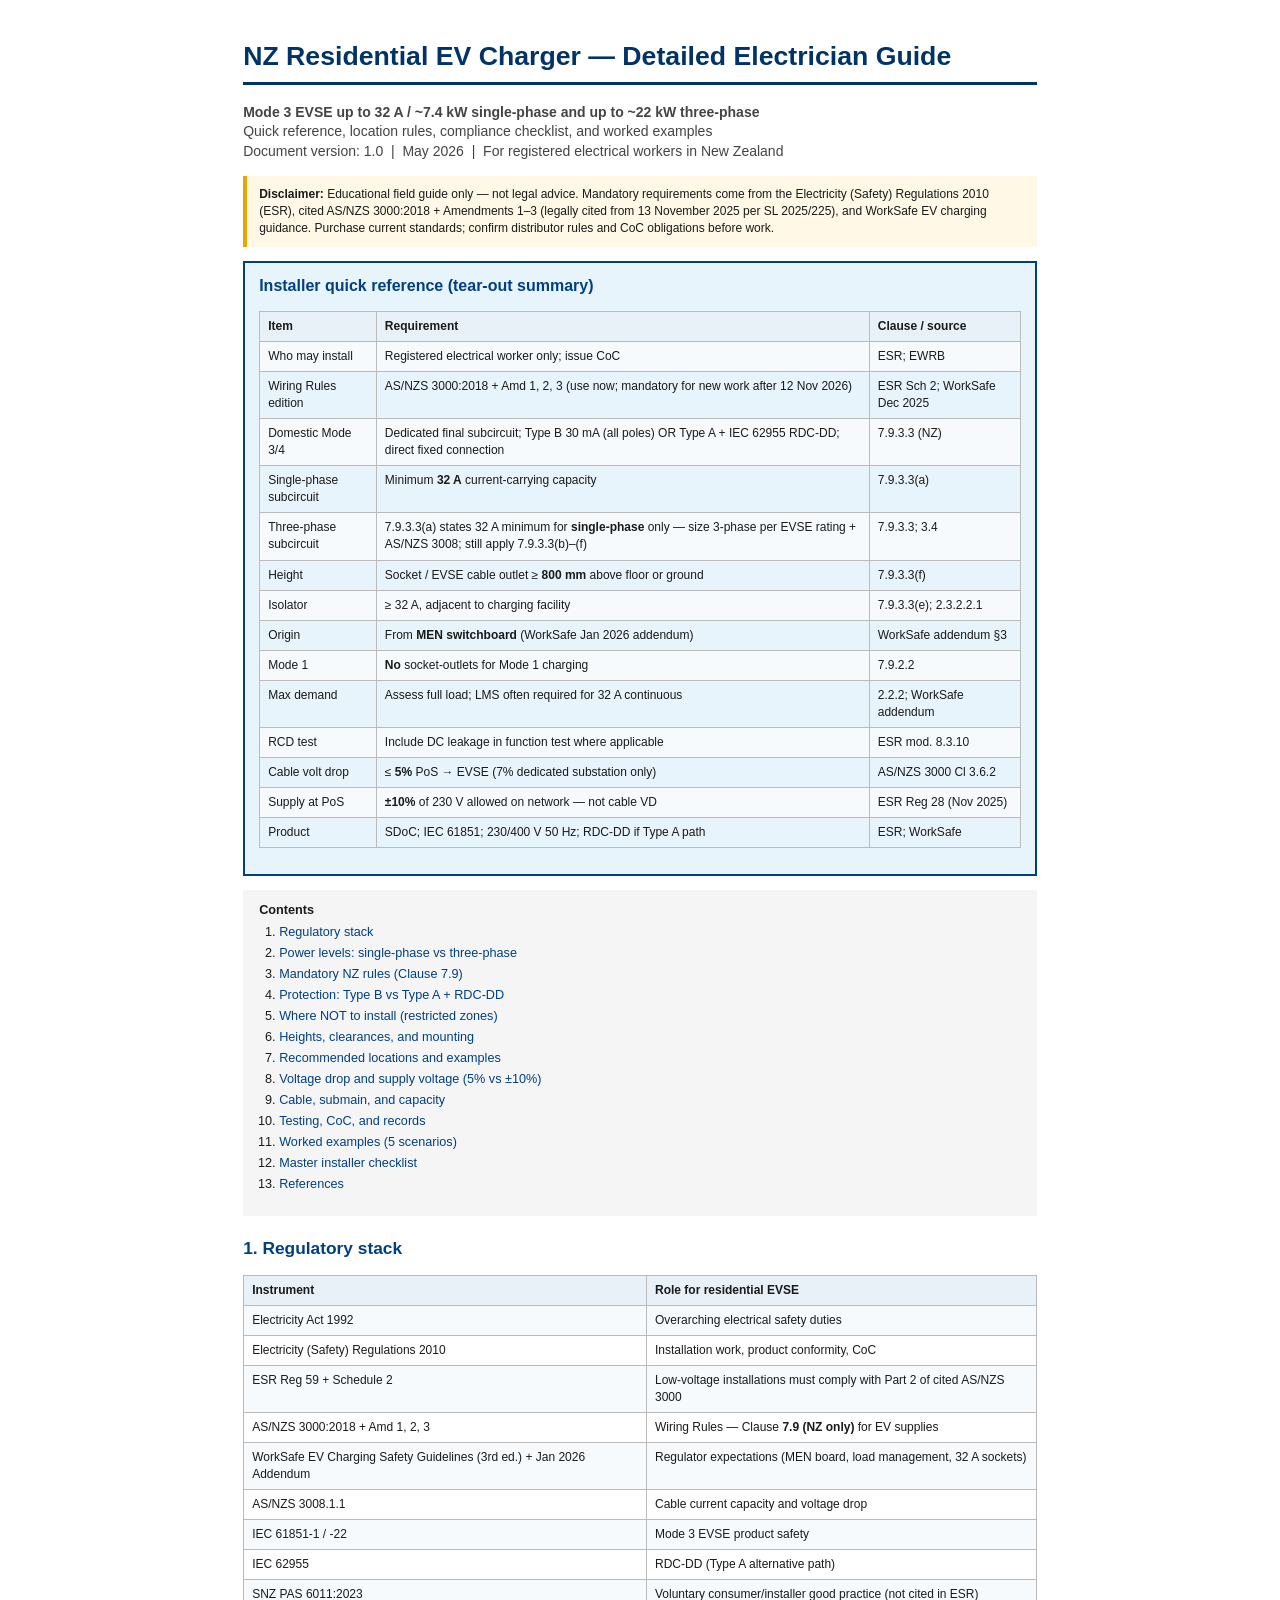
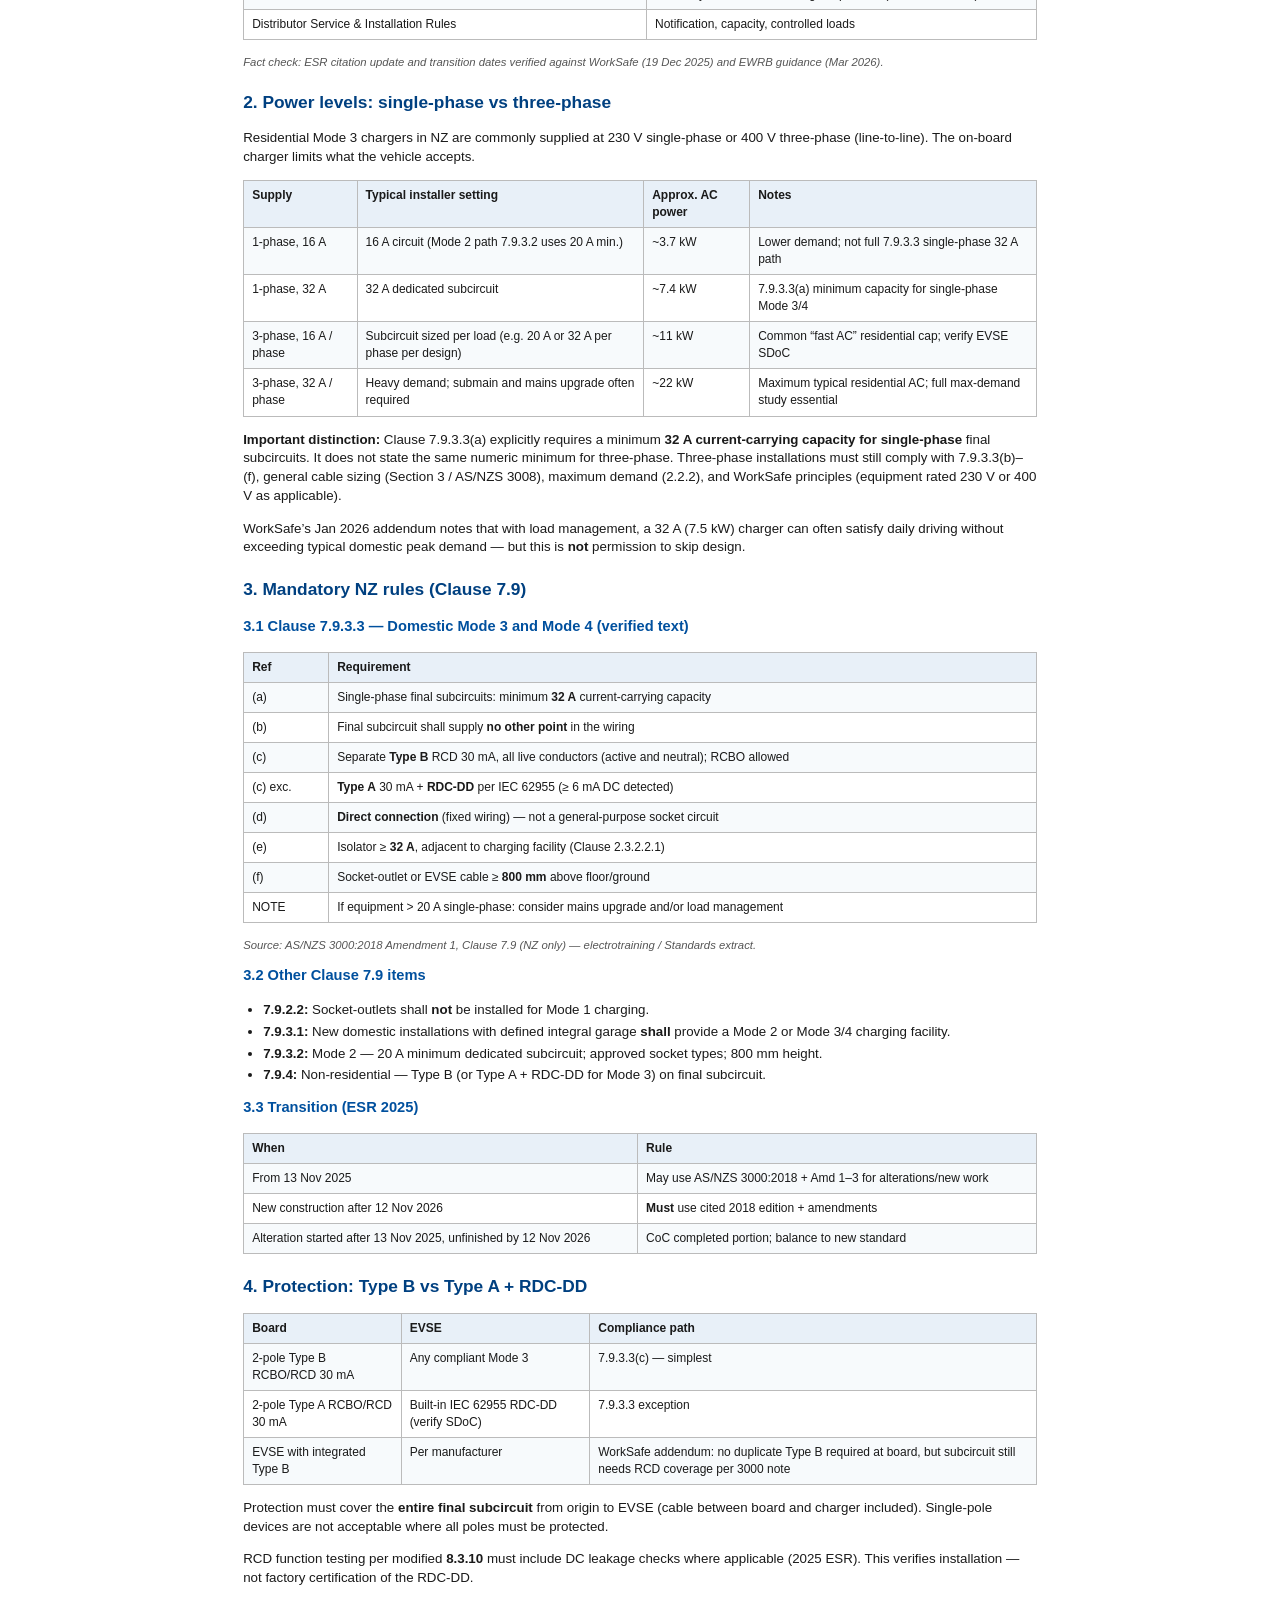
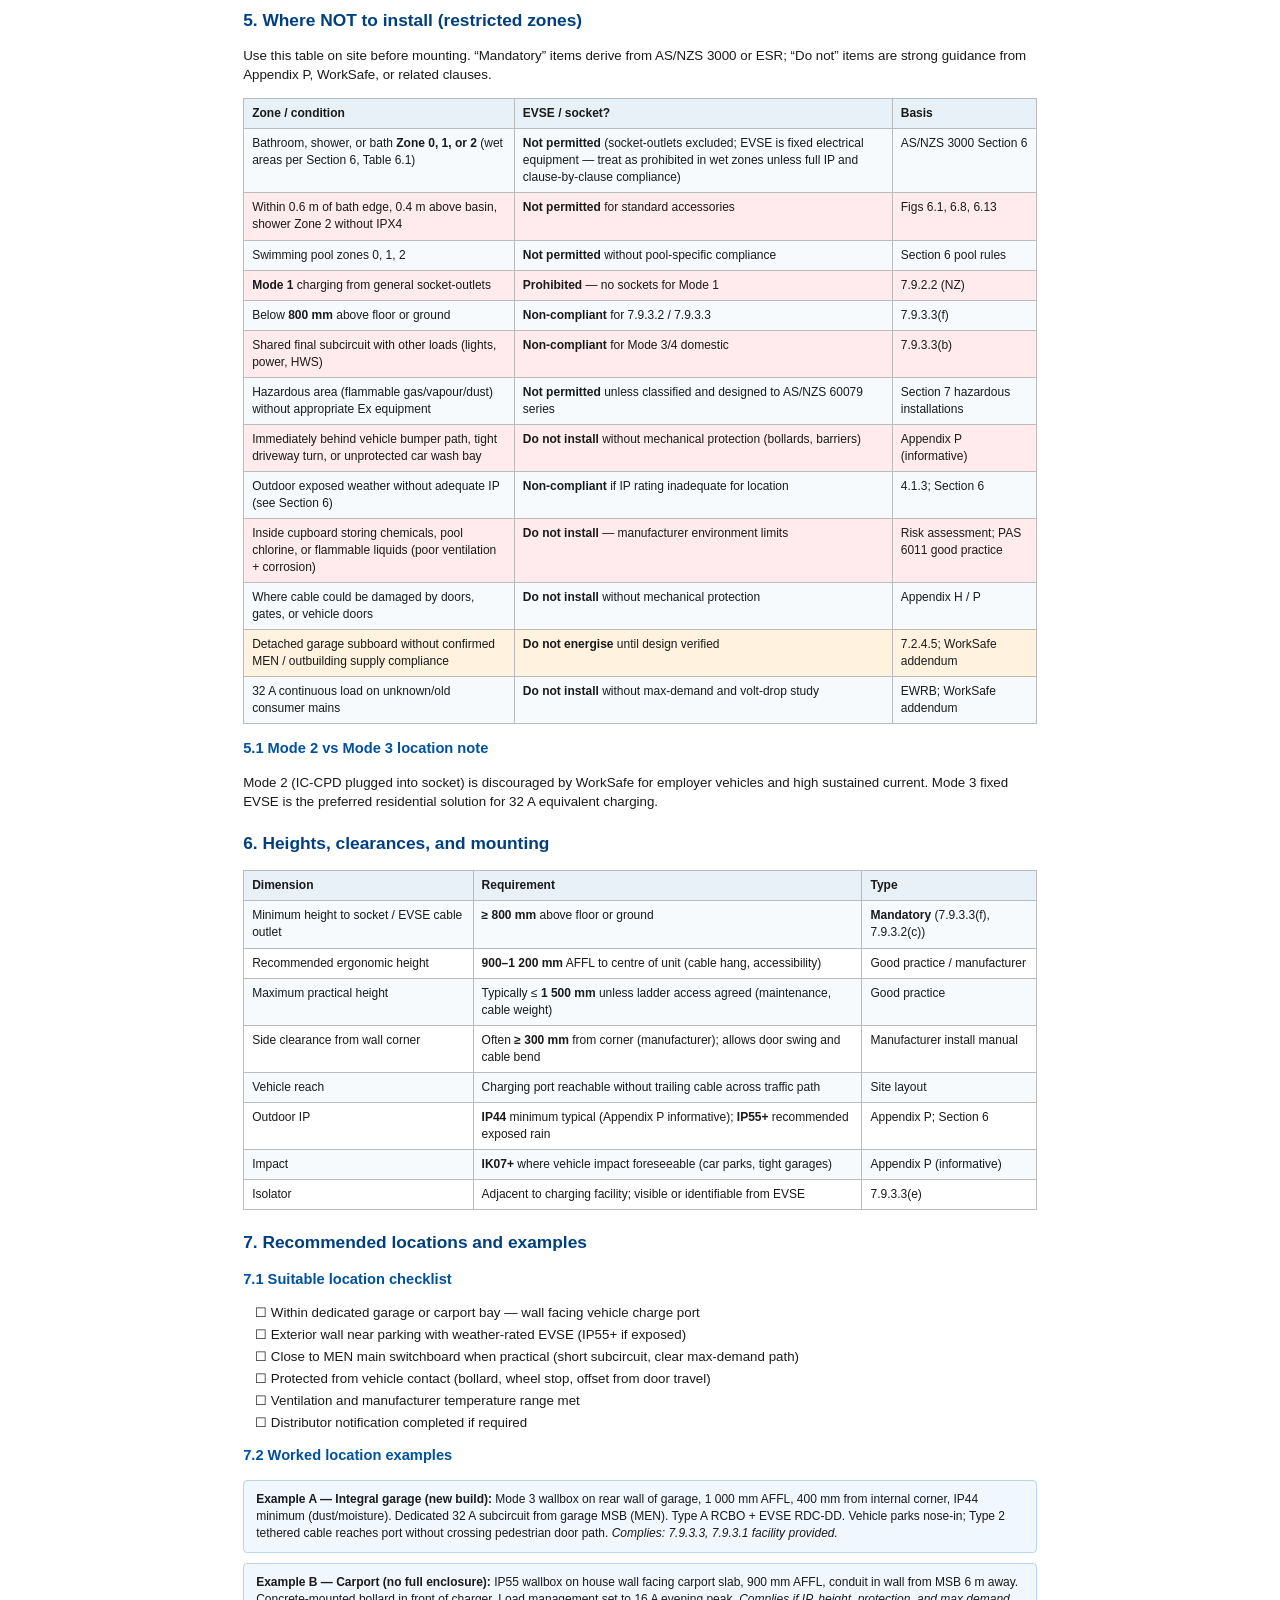
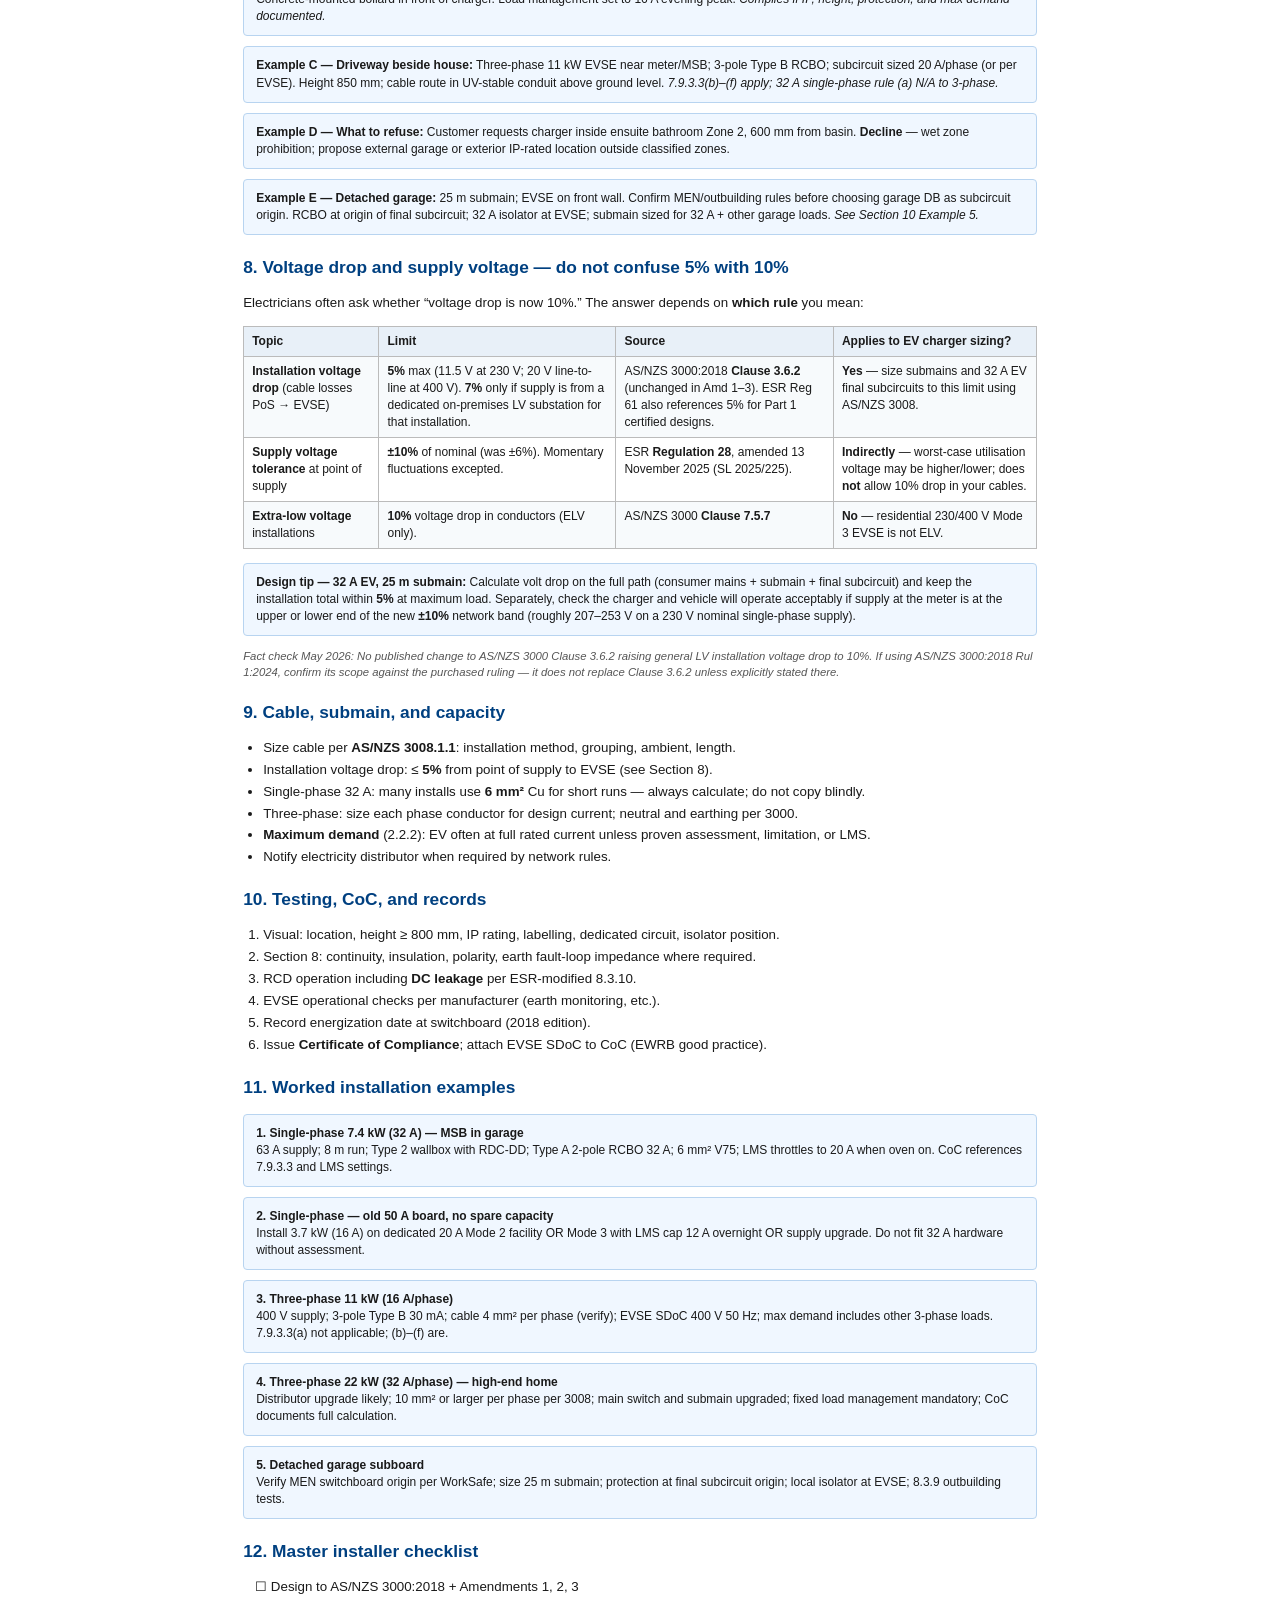
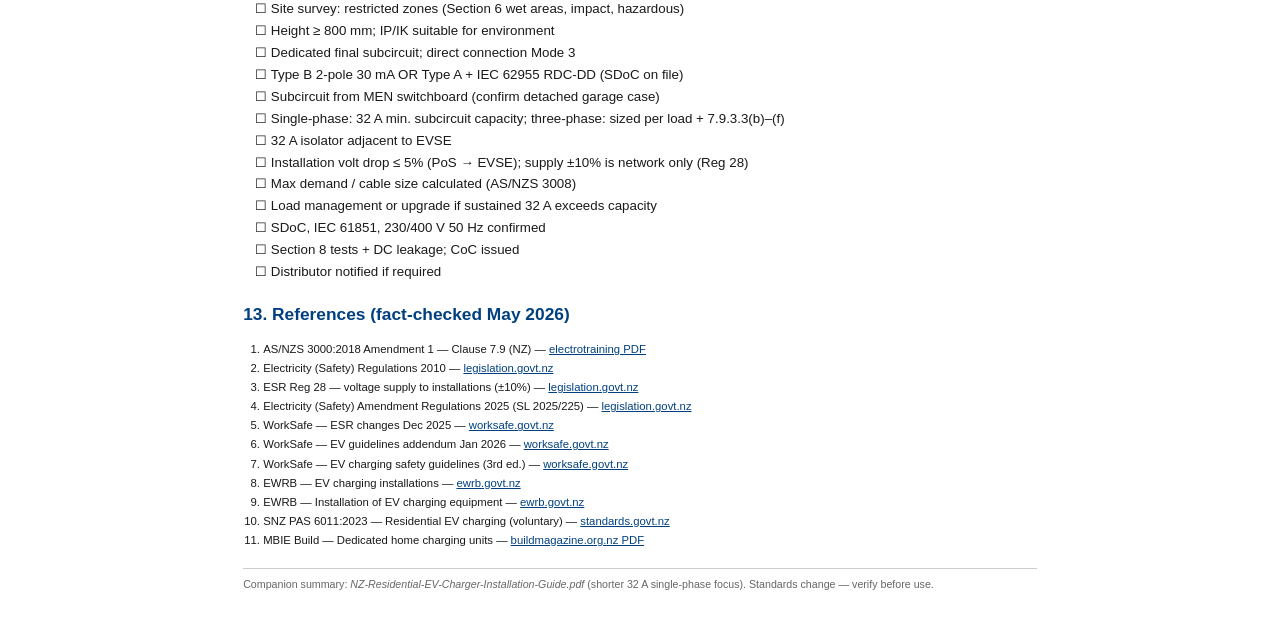
<file: docs/NZ-Residential-EV-Charger-Electrician-Guide-Detailed.html>
<!DOCTYPE html>
<html lang="en">
<head>
  <meta charset="UTF-8" />
  <title>NZ Residential EV Charger — Detailed Electrician Guide</title>
  <style>
    @page { margin: 18mm 16mm; size: A4; }
    body {
      font-family: "Segoe UI", Helvetica, Arial, sans-serif;
      font-size: 10pt;
      line-height: 1.42;
      color: #1a1a1a;
      max-width: 210mm;
      margin: 0 auto;
      padding: 10mm 0;
    }
    h1 { font-size: 20pt; color: #003366; border-bottom: 3px solid #003366; padding-bottom: 6px; margin-top: 0; }
    h2 { font-size: 13pt; color: #004080; margin-top: 20px; page-break-after: avoid; }
    h3 { font-size: 11pt; color: #00509e; margin-top: 12px; page-break-after: avoid; }
    .subtitle { font-size: 10.5pt; color: #444; margin-bottom: 14px; }
    .disclaimer {
      background: #fff8e6;
      border-left: 4px solid #e6a800;
      padding: 10px 12px;
      margin: 12px 0;
      font-size: 9pt;
    }
    .quick-ref {
      background: #e8f4fc;
      border: 2px solid #004080;
      padding: 12px 14px;
      margin: 14px 0;
      font-size: 9.5pt;
    }
    .quick-ref h2 { margin-top: 0; font-size: 12pt; }
    table { width: 100%; border-collapse: collapse; margin: 8px 0 14px; font-size: 9pt; }
    th, td { border: 1px solid #bbb; padding: 6px 8px; text-align: left; vertical-align: top; }
    th { background: #e8f0f8; font-weight: 600; }
    tr:nth-child(even) td { background: #f7fafc; }
    .ok { background: #e8f5e9; }
    .no { background: #ffebee; }
    .warn { background: #fff3e0; }
    .example {
      background: #f0f7ff;
      border: 1px solid #b8d4f0;
      border-radius: 4px;
      padding: 10px 12px;
      margin: 10px 0;
      font-size: 9pt;
    }
    pre {
      font-family: Consolas, "Courier New", monospace;
      font-size: 8.5pt;
      background: #f4f4f4;
      border: 1px solid #ddd;
      padding: 8px;
      white-space: pre-wrap;
    }
    ul, ol { margin: 4px 0 10px; padding-left: 20px; }
    li { margin-bottom: 3px; }
    .toc { background: #f5f5f5; padding: 12px 16px; margin: 12px 0; font-size: 9.5pt; }
    .toc a { color: #004080; text-decoration: none; }
    .checklist li { list-style: none; margin-left: -8px; }
    .checklist li::before { content: "☐ "; }
    .sources { font-size: 8.5pt; }
    .sources a { color: #004080; word-break: break-all; }
    .page-break { page-break-before: always; }
    .footer-note { font-size: 8pt; color: #666; margin-top: 20px; border-top: 1px solid #ccc; padding-top: 8px; }
    .fact { font-size: 8.5pt; color: #555; font-style: italic; }
  </style>
</head>
<body>

<h1>NZ Residential EV Charger — Detailed Electrician Guide</h1>
<p class="subtitle">
  <strong>Mode 3 EVSE up to 32 A / ~7.4 kW single-phase and up to ~22 kW three-phase</strong><br />
  Quick reference, location rules, compliance checklist, and worked examples<br />
  Document version: 1.0 &nbsp;|&nbsp; May 2026 &nbsp;|&nbsp; For registered electrical workers in New Zealand
</p>

<div class="disclaimer">
  <strong>Disclaimer:</strong> Educational field guide only — not legal advice. Mandatory requirements come from the Electricity (Safety) Regulations 2010 (ESR), cited AS/NZS 3000:2018 + Amendments 1–3 (legally cited from 13 November 2025 per SL 2025/225), and WorkSafe EV charging guidance. Purchase current standards; confirm distributor rules and CoC obligations before work.
</div>

<div class="quick-ref" id="qr">
  <h2>Installer quick reference (tear-out summary)</h2>
  <table>
    <tr><th>Item</th><th>Requirement</th><th>Clause / source</th></tr>
    <tr><td>Who may install</td><td>Registered electrical worker only; issue CoC</td><td>ESR; EWRB</td></tr>
    <tr><td>Wiring Rules edition</td><td>AS/NZS 3000:2018 + Amd 1, 2, 3 (use now; mandatory for new work after 12 Nov 2026)</td><td>ESR Sch 2; WorkSafe Dec 2025</td></tr>
    <tr><td>Domestic Mode 3/4</td><td>Dedicated final subcircuit; Type B 30 mA (all poles) OR Type A + IEC 62955 RDC-DD; direct fixed connection</td><td>7.9.3.3 (NZ)</td></tr>
    <tr><td>Single-phase subcircuit</td><td>Minimum <strong>32 A</strong> current-carrying capacity</td><td>7.9.3.3(a)</td></tr>
    <tr><td>Three-phase subcircuit</td><td>7.9.3.3(a) states 32 A minimum for <strong>single-phase</strong> only — size 3-phase per EVSE rating + AS/NZS 3008; still apply 7.9.3.3(b)–(f)</td><td>7.9.3.3; 3.4</td></tr>
    <tr><td>Height</td><td>Socket / EVSE cable outlet ≥ <strong>800 mm</strong> above floor or ground</td><td>7.9.3.3(f)</td></tr>
    <tr><td>Isolator</td><td>≥ 32 A, adjacent to charging facility</td><td>7.9.3.3(e); 2.3.2.2.1</td></tr>
    <tr><td>Origin</td><td>From <strong>MEN switchboard</strong> (WorkSafe Jan 2026 addendum)</td><td>WorkSafe addendum §3</td></tr>
    <tr><td>Mode 1</td><td><strong>No</strong> socket-outlets for Mode 1 charging</td><td>7.9.2.2</td></tr>
    <tr><td>Max demand</td><td>Assess full load; LMS often required for 32 A continuous</td><td>2.2.2; WorkSafe addendum</td></tr>
    <tr><td>RCD test</td><td>Include DC leakage in function test where applicable</td><td>ESR mod. 8.3.10</td></tr>
    <tr><td>Cable volt drop</td><td>≤ <strong>5%</strong> PoS → EVSE (7% dedicated substation only)</td><td>AS/NZS 3000 Cl 3.6.2</td></tr>
    <tr><td>Supply at PoS</td><td><strong>±10%</strong> of 230 V allowed on network — not cable VD</td><td>ESR Reg 28 (Nov 2025)</td></tr>
    <tr><td>Product</td><td>SDoC; IEC 61851; 230/400 V 50 Hz; RDC-DD if Type A path</td><td>ESR; WorkSafe</td></tr>
  </table>
</div>

<div class="toc">
  <strong>Contents</strong>
  <ol>
    <li><a href="#s1">Regulatory stack</a></li>
    <li><a href="#s2">Power levels: single-phase vs three-phase</a></li>
    <li><a href="#s3">Mandatory NZ rules (Clause 7.9)</a></li>
    <li><a href="#s4">Protection: Type B vs Type A + RDC-DD</a></li>
    <li><a href="#s5">Where NOT to install (restricted zones)</a></li>
    <li><a href="#s6">Heights, clearances, and mounting</a></li>
    <li><a href="#s7">Recommended locations and examples</a></li>
    <li><a href="#s8">Voltage drop and supply voltage (5% vs ±10%)</a></li>
    <li><a href="#s8b">Cable, submain, and capacity</a></li>
    <li><a href="#s9">Testing, CoC, and records</a></li>
    <li><a href="#s10">Worked examples (5 scenarios)</a></li>
    <li><a href="#s11">Master installer checklist</a></li>
    <li><a href="#s12">References</a></li>
  </ol>
</div>

<h2 id="s1">1. Regulatory stack</h2>
<table>
  <tr><th>Instrument</th><th>Role for residential EVSE</th></tr>
  <tr><td>Electricity Act 1992</td><td>Overarching electrical safety duties</td></tr>
  <tr><td>Electricity (Safety) Regulations 2010</td><td>Installation work, product conformity, CoC</td></tr>
  <tr><td>ESR Reg 59 + Schedule 2</td><td>Low-voltage installations must comply with Part 2 of cited AS/NZS 3000</td></tr>
  <tr><td>AS/NZS 3000:2018 + Amd 1, 2, 3</td><td>Wiring Rules — Clause <strong>7.9 (NZ only)</strong> for EV supplies</td></tr>
  <tr><td>WorkSafe EV Charging Safety Guidelines (3rd ed.) + Jan 2026 Addendum</td><td>Regulator expectations (MEN board, load management, 32 A sockets)</td></tr>
  <tr><td>AS/NZS 3008.1.1</td><td>Cable current capacity and voltage drop</td></tr>
  <tr><td>IEC 61851-1 / -22</td><td>Mode 3 EVSE product safety</td></tr>
  <tr><td>IEC 62955</td><td>RDC-DD (Type A alternative path)</td></tr>
  <tr><td>SNZ PAS 6011:2023</td><td>Voluntary consumer/installer good practice (not cited in ESR)</td></tr>
  <tr><td>Distributor Service &amp; Installation Rules</td><td>Notification, capacity, controlled loads</td></tr>
</table>
<p class="fact">Fact check: ESR citation update and transition dates verified against WorkSafe (19 Dec 2025) and EWRB guidance (Mar 2026).</p>

<h2 id="s2">2. Power levels: single-phase vs three-phase</h2>
<p>Residential Mode 3 chargers in NZ are commonly supplied at 230 V single-phase or 400 V three-phase (line-to-line). The on-board charger limits what the vehicle accepts.</p>
<table>
  <tr><th>Supply</th><th>Typical installer setting</th><th>Approx. AC power</th><th>Notes</th></tr>
  <tr><td>1-phase, 16 A</td><td>16 A circuit (Mode 2 path 7.9.3.2 uses 20 A min.)</td><td>~3.7 kW</td><td>Lower demand; not full 7.9.3.3 single-phase 32 A path</td></tr>
  <tr><td>1-phase, 32 A</td><td>32 A dedicated subcircuit</td><td>~7.4 kW</td><td>7.9.3.3(a) minimum capacity for single-phase Mode 3/4</td></tr>
  <tr><td>3-phase, 16 A / phase</td><td>Subcircuit sized per load (e.g. 20 A or 32 A per phase per design)</td><td>~11 kW</td><td>Common “fast AC” residential cap; verify EVSE SDoC</td></tr>
  <tr><td>3-phase, 32 A / phase</td><td>Heavy demand; submain and mains upgrade often required</td><td>~22 kW</td><td>Maximum typical residential AC; full max-demand study essential</td></tr>
</table>
<p><strong>Important distinction:</strong> Clause 7.9.3.3(a) explicitly requires a minimum <strong>32 A current-carrying capacity for single-phase</strong> final subcircuits. It does not state the same numeric minimum for three-phase. Three-phase installations must still comply with 7.9.3.3(b)–(f), general cable sizing (Section 3 / AS/NZS 3008), maximum demand (2.2.2), and WorkSafe principles (equipment rated 230 V or 400 V as applicable).</p>
<p>WorkSafe’s Jan 2026 addendum notes that with load management, a 32 A (7.5 kW) charger can often satisfy daily driving without exceeding typical domestic peak demand — but this is <strong>not</strong> permission to skip design.</p>

<div class="page-break"></div>

<h2 id="s3">3. Mandatory NZ rules (Clause 7.9)</h2>
<h3>3.1 Clause 7.9.3.3 — Domestic Mode 3 and Mode 4 (verified text)</h3>
<table>
  <tr><th>Ref</th><th>Requirement</th></tr>
  <tr><td>(a)</td><td>Single-phase final subcircuits: minimum <strong>32 A</strong> current-carrying capacity</td></tr>
  <tr><td>(b)</td><td>Final subcircuit shall supply <strong>no other point</strong> in the wiring</td></tr>
  <tr><td>(c)</td><td>Separate <strong>Type B</strong> RCD 30 mA, all live conductors (active and neutral); RCBO allowed</td></tr>
  <tr><td>(c) exc.</td><td><strong>Type A</strong> 30 mA + <strong>RDC-DD</strong> per IEC 62955 (≥ 6 mA DC detected)</td></tr>
  <tr><td>(d)</td><td><strong>Direct connection</strong> (fixed wiring) — not a general-purpose socket circuit</td></tr>
  <tr><td>(e)</td><td>Isolator ≥ <strong>32 A</strong>, adjacent to charging facility (Clause 2.3.2.2.1)</td></tr>
  <tr><td>(f)</td><td>Socket-outlet or EVSE cable ≥ <strong>800 mm</strong> above floor/ground</td></tr>
  <tr><td>NOTE</td><td>If equipment &gt; 20 A single-phase: consider mains upgrade and/or load management</td></tr>
</table>
<p class="fact">Source: AS/NZS 3000:2018 Amendment 1, Clause 7.9 (NZ only) — electrotraining / Standards extract.</p>

<h3>3.2 Other Clause 7.9 items</h3>
<ul>
  <li><strong>7.9.2.2:</strong> Socket-outlets shall <strong>not</strong> be installed for Mode 1 charging.</li>
  <li><strong>7.9.3.1:</strong> New domestic installations with defined integral garage <strong>shall</strong> provide a Mode 2 or Mode 3/4 charging facility.</li>
  <li><strong>7.9.3.2:</strong> Mode 2 — 20 A minimum dedicated subcircuit; approved socket types; 800 mm height.</li>
  <li><strong>7.9.4:</strong> Non-residential — Type B (or Type A + RDC-DD for Mode 3) on final subcircuit.</li>
</ul>

<h3>3.3 Transition (ESR 2025)</h3>
<table>
  <tr><th>When</th><th>Rule</th></tr>
  <tr><td>From 13 Nov 2025</td><td>May use AS/NZS 3000:2018 + Amd 1–3 for alterations/new work</td></tr>
  <tr><td>New construction after 12 Nov 2026</td><td><strong>Must</strong> use cited 2018 edition + amendments</td></tr>
  <tr><td>Alteration started after 13 Nov 2025, unfinished by 12 Nov 2026</td><td>CoC completed portion; balance to new standard</td></tr>
</table>

<h2 id="s4">4. Protection: Type B vs Type A + RDC-DD</h2>
<table>
  <tr><th>Board</th><th>EVSE</th><th>Compliance path</th></tr>
  <tr><td>2-pole Type B RCBO/RCD 30 mA</td><td>Any compliant Mode 3</td><td>7.9.3.3(c) — simplest</td></tr>
  <tr><td>2-pole Type A RCBO/RCD 30 mA</td><td>Built-in IEC 62955 RDC-DD (verify SDoC)</td><td>7.9.3.3 exception</td></tr>
  <tr><td>EVSE with integrated Type B</td><td>Per manufacturer</td><td>WorkSafe addendum: no duplicate Type B required at board, but subcircuit still needs RCD coverage per 3000 note</td></tr>
</table>
<p>Protection must cover the <strong>entire final subcircuit</strong> from origin to EVSE (cable between board and charger included). Single-pole devices are not acceptable where all poles must be protected.</p>
<p>RCD function testing per modified <strong>8.3.10</strong> must include DC leakage checks where applicable (2025 ESR). This verifies installation — not factory certification of the RDC-DD.</p>

<h2 id="s5">5. Where NOT to install (restricted zones)</h2>
<p>Use this table on site before mounting. “Mandatory” items derive from AS/NZS 3000 or ESR; “Do not” items are strong guidance from Appendix P, WorkSafe, or related clauses.</p>

<table>
  <tr><th>Zone / condition</th><th>EVSE / socket?</th><th>Basis</th></tr>
  <tr class="no"><td>Bathroom, shower, or bath <strong>Zone 0, 1, or 2</strong> (wet areas per Section 6, Table 6.1)</td><td><strong>Not permitted</strong> (socket-outlets excluded; EVSE is fixed electrical equipment — treat as prohibited in wet zones unless full IP and clause-by-clause compliance)</td><td>AS/NZS 3000 Section 6</td></tr>
  <tr class="no"><td>Within 0.6 m of bath edge, 0.4 m above basin, shower Zone 2 without IPX4</td><td><strong>Not permitted</strong> for standard accessories</td><td>Figs 6.1, 6.8, 6.13</td></tr>
  <tr class="no"><td>Swimming pool zones 0, 1, 2</td><td><strong>Not permitted</strong> without pool-specific compliance</td><td>Section 6 pool rules</td></tr>
  <tr class="no"><td><strong>Mode 1</strong> charging from general socket-outlets</td><td><strong>Prohibited</strong> — no sockets for Mode 1</td><td>7.9.2.2 (NZ)</td></tr>
  <tr class="no"><td>Below <strong>800 mm</strong> above floor or ground</td><td><strong>Non-compliant</strong> for 7.9.3.2 / 7.9.3.3</td><td>7.9.3.3(f)</td></tr>
  <tr class="no"><td>Shared final subcircuit with other loads (lights, power, HWS)</td><td><strong>Non-compliant</strong> for Mode 3/4 domestic</td><td>7.9.3.3(b)</td></tr>
  <tr class="no"><td>Hazardous area (flammable gas/vapour/dust) without appropriate Ex equipment</td><td><strong>Not permitted</strong> unless classified and designed to AS/NZS 60079 series</td><td>Section 7 hazardous installations</td></tr>
  <tr class="no"><td>Immediately behind vehicle bumper path, tight driveway turn, or unprotected car wash bay</td><td><strong>Do not install</strong> without mechanical protection (bollards, barriers)</td><td>Appendix P (informative)</td></tr>
  <tr class="no"><td>Outdoor exposed weather without adequate IP (see Section 6)</td><td><strong>Non-compliant</strong> if IP rating inadequate for location</td><td>4.1.3; Section 6</td></tr>
  <tr class="no"><td>Inside cupboard storing chemicals, pool chlorine, or flammable liquids (poor ventilation + corrosion)</td><td><strong>Do not install</strong> — manufacturer environment limits</td><td>Risk assessment; PAS 6011 good practice</td></tr>
  <tr class="no"><td>Where cable could be damaged by doors, gates, or vehicle doors</td><td><strong>Do not install</strong> without mechanical protection</td><td>Appendix H / P</td></tr>
  <tr class="warn"><td>Detached garage subboard without confirmed MEN / outbuilding supply compliance</td><td><strong>Do not energise</strong> until design verified</td><td>7.2.4.5; WorkSafe addendum</td></tr>
  <tr class="warn"><td>32 A continuous load on unknown/old consumer mains</td><td><strong>Do not install</strong> without max-demand and volt-drop study</td><td>EWRB; WorkSafe addendum</td></tr>
</table>

<h3>5.1 Mode 2 vs Mode 3 location note</h3>
<p>Mode 2 (IC-CPD plugged into socket) is discouraged by WorkSafe for employer vehicles and high sustained current. Mode 3 fixed EVSE is the preferred residential solution for 32 A equivalent charging.</p>

<div class="page-break"></div>

<h2 id="s6">6. Heights, clearances, and mounting</h2>
<table>
  <tr><th>Dimension</th><th>Requirement</th><th>Type</th></tr>
  <tr><td>Minimum height to socket / EVSE cable outlet</td><td><strong>≥ 800 mm</strong> above floor or ground</td><td><strong>Mandatory</strong> (7.9.3.3(f), 7.9.3.2(c))</td></tr>
  <tr><td>Recommended ergonomic height</td><td><strong>900–1 200 mm</strong> AFFL to centre of unit (cable hang, accessibility)</td><td>Good practice / manufacturer</td></tr>
  <tr><td>Maximum practical height</td><td>Typically ≤ <strong>1 500 mm</strong> unless ladder access agreed (maintenance, cable weight)</td><td>Good practice</td></tr>
  <tr><td>Side clearance from wall corner</td><td>Often <strong>≥ 300 mm</strong> from corner (manufacturer); allows door swing and cable bend</td><td>Manufacturer install manual</td></tr>
  <tr><td>Vehicle reach</td><td>Charging port reachable without trailing cable across traffic path</td><td>Site layout</td></tr>
  <tr><td>Outdoor IP</td><td><strong>IP44</strong> minimum typical (Appendix P informative); <strong>IP55+</strong> recommended exposed rain</td><td>Appendix P; Section 6</td></tr>
  <tr><td>Impact</td><td><strong>IK07+</strong> where vehicle impact foreseeable (car parks, tight garages)</td><td>Appendix P (informative)</td></tr>
  <tr><td>Isolator</td><td>Adjacent to charging facility; visible or identifiable from EVSE</td><td>7.9.3.3(e)</td></tr>
</table>

<h2 id="s7">7. Recommended locations and examples</h2>
<h3>7.1 Suitable location checklist</h3>
<ul class="checklist">
  <li>Within dedicated garage or carport bay — wall facing vehicle charge port</li>
  <li>Exterior wall near parking with weather-rated EVSE (IP55+ if exposed)</li>
  <li>Close to MEN main switchboard when practical (short subcircuit, clear max-demand path)</li>
  <li>Protected from vehicle contact (bollard, wheel stop, offset from door travel)</li>
  <li>Ventilation and manufacturer temperature range met</li>
  <li>Distributor notification completed if required</li>
</ul>

<h3>7.2 Worked location examples</h3>
<div class="example">
  <strong>Example A — Integral garage (new build):</strong> Mode 3 wallbox on rear wall of garage, 1 000 mm AFFL, 400 mm from internal corner, IP44 minimum (dust/moisture). Dedicated 32 A subcircuit from garage MSB (MEN). Type A RCBO + EVSE RDC-DD. Vehicle parks nose-in; Type 2 tethered cable reaches port without crossing pedestrian door path. <em>Complies: 7.9.3.3, 7.9.3.1 facility provided.</em>
</div>
<div class="example">
  <strong>Example B — Carport (no full enclosure):</strong> IP55 wallbox on house wall facing carport slab, 900 mm AFFL, conduit in wall from MSB 6 m away. Concrete-mounted bollard in front of charger. Load management set to 16 A evening peak. <em>Complies if IP, height, protection, and max demand documented.</em>
</div>
<div class="example">
  <strong>Example C — Driveway beside house:</strong> Three-phase 11 kW EVSE near meter/MSB; 3-pole Type B RCBO; subcircuit sized 20 A/phase (or per EVSE). Height 850 mm; cable route in UV-stable conduit above ground level. <em>7.9.3.3(b)–(f) apply; 32 A single-phase rule (a) N/A to 3-phase.</em>
</div>
<div class="example">
  <strong>Example D — What to refuse:</strong> Customer requests charger inside ensuite bathroom Zone 2, 600 mm from basin. <strong>Decline</strong> — wet zone prohibition; propose external garage or exterior IP-rated location outside classified zones.
</div>
<div class="example">
  <strong>Example E — Detached garage:</strong> 25 m submain; EVSE on front wall. Confirm MEN/outbuilding rules before choosing garage DB as subcircuit origin. RCBO at origin of final subcircuit; 32 A isolator at EVSE; submain sized for 32 A + other garage loads. <em>See Section 10 Example 5.</em>
</div>

<div class="page-break"></div>

<h2 id="s8">8. Voltage drop and supply voltage — do not confuse 5% with 10%</h2>
<p>Electricians often ask whether “voltage drop is now 10%.” The answer depends on <strong>which rule</strong> you mean:</p>
<table>
  <tr><th>Topic</th><th>Limit</th><th>Source</th><th>Applies to EV charger sizing?</th></tr>
  <tr><td><strong>Installation voltage drop</strong> (cable losses PoS → EVSE)</td><td><strong>5%</strong> max (11.5 V at 230 V; 20 V line-to-line at 400 V). <strong>7%</strong> only if supply is from a dedicated on-premises LV substation for that installation.</td><td>AS/NZS 3000:2018 <strong>Clause 3.6.2</strong> (unchanged in Amd 1–3). ESR Reg 61 also references 5% for Part 1 certified designs.</td><td><strong>Yes</strong> — size submains and 32 A EV final subcircuits to this limit using AS/NZS 3008.</td></tr>
  <tr><td><strong>Supply voltage tolerance</strong> at point of supply</td><td><strong>±10%</strong> of nominal (was ±6%). Momentary fluctuations excepted.</td><td>ESR <strong>Regulation 28</strong>, amended 13 November 2025 (SL 2025/225).</td><td><strong>Indirectly</strong> — worst-case utilisation voltage may be higher/lower; does <strong>not</strong> allow 10% drop in your cables.</td></tr>
  <tr><td><strong>Extra-low voltage</strong> installations</td><td><strong>10%</strong> voltage drop in conductors (ELV only).</td><td>AS/NZS 3000 <strong>Clause 7.5.7</strong></td><td><strong>No</strong> — residential 230/400 V Mode 3 EVSE is not ELV.</td></tr>
</table>
<div class="example">
  <strong>Design tip — 32 A EV, 25 m submain:</strong> Calculate volt drop on the full path (consumer mains + submain + final subcircuit) and keep the installation total within <strong>5%</strong> at maximum load. Separately, check the charger and vehicle will operate acceptably if supply at the meter is at the upper or lower end of the new <strong>±10%</strong> network band (roughly 207–253 V on a 230 V nominal single-phase supply).
</div>
<p class="fact">Fact check May 2026: No published change to AS/NZS 3000 Clause 3.6.2 raising general LV installation voltage drop to 10%. If using AS/NZS 3000:2018 Rul 1:2024, confirm its scope against the purchased ruling — it does not replace Clause 3.6.2 unless explicitly stated there.</p>

<h2 id="s8b">9. Cable, submain, and capacity</h2>
<ul>
  <li>Size cable per <strong>AS/NZS 3008.1.1</strong>: installation method, grouping, ambient, length.</li>
  <li>Installation voltage drop: ≤ <strong>5%</strong> from point of supply to EVSE (see Section 8).</li>
  <li>Single-phase 32 A: many installs use <strong>6 mm²</strong> Cu for short runs — always calculate; do not copy blindly.</li>
  <li>Three-phase: size each phase conductor for design current; neutral and earthing per 3000.</li>
  <li><strong>Maximum demand</strong> (2.2.2): EV often at full rated current unless proven assessment, limitation, or LMS.</li>
  <li>Notify electricity distributor when required by network rules.</li>
</ul>

<h2 id="s9">10. Testing, CoC, and records</h2>
<ol>
  <li>Visual: location, height ≥ 800 mm, IP rating, labelling, dedicated circuit, isolator position.</li>
  <li>Section 8: continuity, insulation, polarity, earth fault-loop impedance where required.</li>
  <li>RCD operation including <strong>DC leakage</strong> per ESR-modified 8.3.10.</li>
  <li>EVSE operational checks per manufacturer (earth monitoring, etc.).</li>
  <li>Record energization date at switchboard (2018 edition).</li>
  <li>Issue <strong>Certificate of Compliance</strong>; attach EVSE SDoC to CoC (EWRB good practice).</li>
</ol>

<h2 id="s10">11. Worked installation examples</h2>
<div class="example">
  <strong>1. Single-phase 7.4 kW (32 A) — MSB in garage</strong><br />
  63 A supply; 8 m run; Type 2 wallbox with RDC-DD; Type A 2-pole RCBO 32 A; 6 mm² V75; LMS throttles to 20 A when oven on. CoC references 7.9.3.3 and LMS settings.
</div>
<div class="example">
  <strong>2. Single-phase — old 50 A board, no spare capacity</strong><br />
  Install 3.7 kW (16 A) on dedicated 20 A Mode 2 facility OR Mode 3 with LMS cap 12 A overnight OR supply upgrade. Do not fit 32 A hardware without assessment.
</div>
<div class="example">
  <strong>3. Three-phase 11 kW (16 A/phase)</strong><br />
  400 V supply; 3-pole Type B 30 mA; cable 4 mm² per phase (verify); EVSE SDoC 400 V 50 Hz; max demand includes other 3-phase loads. 7.9.3.3(a) not applicable; (b)–(f) are.
</div>
<div class="example">
  <strong>4. Three-phase 22 kW (32 A/phase) — high-end home</strong><br />
  Distributor upgrade likely; 10 mm² or larger per phase per 3008; main switch and submain upgraded; fixed load management mandatory; CoC documents full calculation.
</div>
<div class="example">
  <strong>5. Detached garage subboard</strong><br />
  Verify MEN switchboard origin per WorkSafe; size 25 m submain; protection at final subcircuit origin; local isolator at EVSE; 8.3.9 outbuilding tests.
</div>

<h2 id="s11">12. Master installer checklist</h2>
<ul class="checklist">
  <li>Design to AS/NZS 3000:2018 + Amendments 1, 2, 3</li>
  <li>Site survey: restricted zones (Section 6 wet areas, impact, hazardous)</li>
  <li>Height ≥ 800 mm; IP/IK suitable for environment</li>
  <li>Dedicated final subcircuit; direct connection Mode 3</li>
  <li>Type B 2-pole 30 mA OR Type A + IEC 62955 RDC-DD (SDoC on file)</li>
  <li>Subcircuit from MEN switchboard (confirm detached garage case)</li>
  <li>Single-phase: 32 A min. subcircuit capacity; three-phase: sized per load + 7.9.3.3(b)–(f)</li>
  <li>32 A isolator adjacent to EVSE</li>
  <li>Installation volt drop ≤ 5% (PoS → EVSE); supply ±10% is network only (Reg 28)</li>
  <li>Max demand / cable size calculated (AS/NZS 3008)</li>
  <li>Load management or upgrade if sustained 32 A exceeds capacity</li>
  <li>SDoC, IEC 61851, 230/400 V 50 Hz confirmed</li>
  <li>Section 8 tests + DC leakage; CoC issued</li>
  <li>Distributor notified if required</li>
</ul>

<div class="page-break"></div>

<h2 id="s12">13. References (fact-checked May 2026)</h2>
<div class="sources">
<ol>
  <li>AS/NZS 3000:2018 Amendment 1 — Clause 7.9 (NZ) — <a href="https://os-data-2.s3-ap-southeast-2.amazonaws.com/electrotraining-com-au/bundle10/as3000_amendment_1.pdf">electrotraining PDF</a></li>
  <li>Electricity (Safety) Regulations 2010 — <a href="https://www.legislation.govt.nz/regulation/public/2010/0036/latest/whole.html">legislation.govt.nz</a></li>
  <li>ESR Reg 28 — voltage supply to installations (±10%) — <a href="https://www.legislation.govt.nz/regulation/public/2010/0036/latest/DLM2763653.html">legislation.govt.nz</a></li>
  <li>Electricity (Safety) Amendment Regulations 2025 (SL 2025/225) — <a href="https://www.legislation.govt.nz/regulation/public/2025/0225/latest/whole.html">legislation.govt.nz</a></li>
  <li>WorkSafe — ESR changes Dec 2025 — <a href="https://www.worksafe.govt.nz/about-us/news-and-media/important-update-changes-to-electricity-safety-regulations-for-electrical-installations/">worksafe.govt.nz</a></li>
  <li>WorkSafe — EV guidelines addendum Jan 2026 — <a href="https://www.worksafe.govt.nz/dmsdocument/72327-addendum-to-electric-vehicle-charging-safety-guidelines-3rd-edition/latest/">worksafe.govt.nz</a></li>
  <li>WorkSafe — EV charging safety guidelines (3rd ed.) — <a href="https://www.worksafe.govt.nz/laws-and-regulations/regulations/electrical-regulations/regulatory-guidance-notes/electric-vehicle-charging-safety-guidelines/">worksafe.govt.nz</a></li>
  <li>EWRB — EV charging installations — <a href="https://www.ewrb.govt.nz/about-us/news-and-notices/electric-vehicle-charging-installations/">ewrb.govt.nz</a></li>
  <li>EWRB — Installation of EV charging equipment — <a href="https://www.ewrb.govt.nz/about-us/news-and-notices/installation-of-electric-vehicle-charging-equipment/">ewrb.govt.nz</a></li>
  <li>SNZ PAS 6011:2023 — Residential EV charging (voluntary) — <a href="https://www.standards.govt.nz/shop/snz-pas-60112023">standards.govt.nz</a></li>
  <li>MBIE Build — Dedicated home charging units — <a href="https://www.buildmagazine.org.nz/assets/PDF/Build-177-32-Build-Right-Electric-Vehicle-Charging.pdf">buildmagazine.org.nz PDF</a></li>
</ol>
</div>

<p class="footer-note">
  Companion summary: <em>NZ-Residential-EV-Charger-Installation-Guide.pdf</em> (shorter 32 A single-phase focus). Standards change — verify before use.
</p>

</body>
</html>
</file>
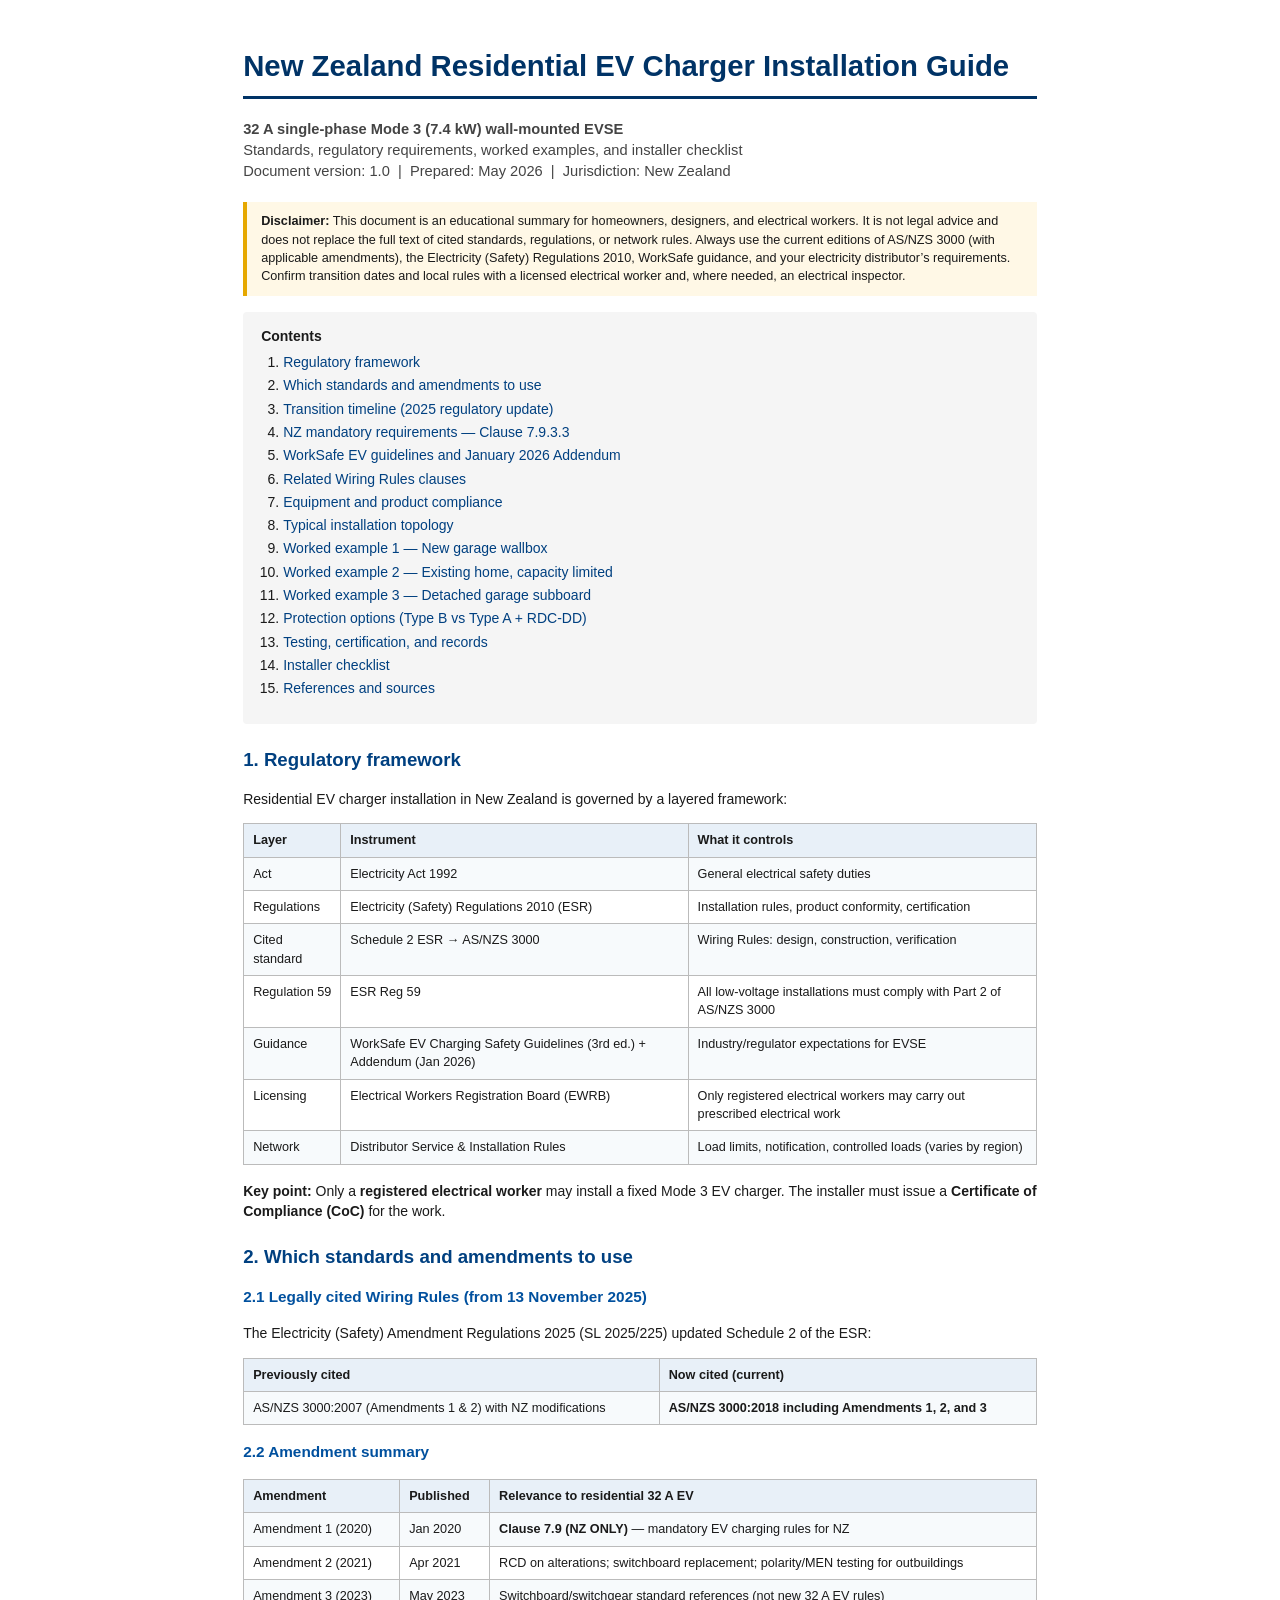
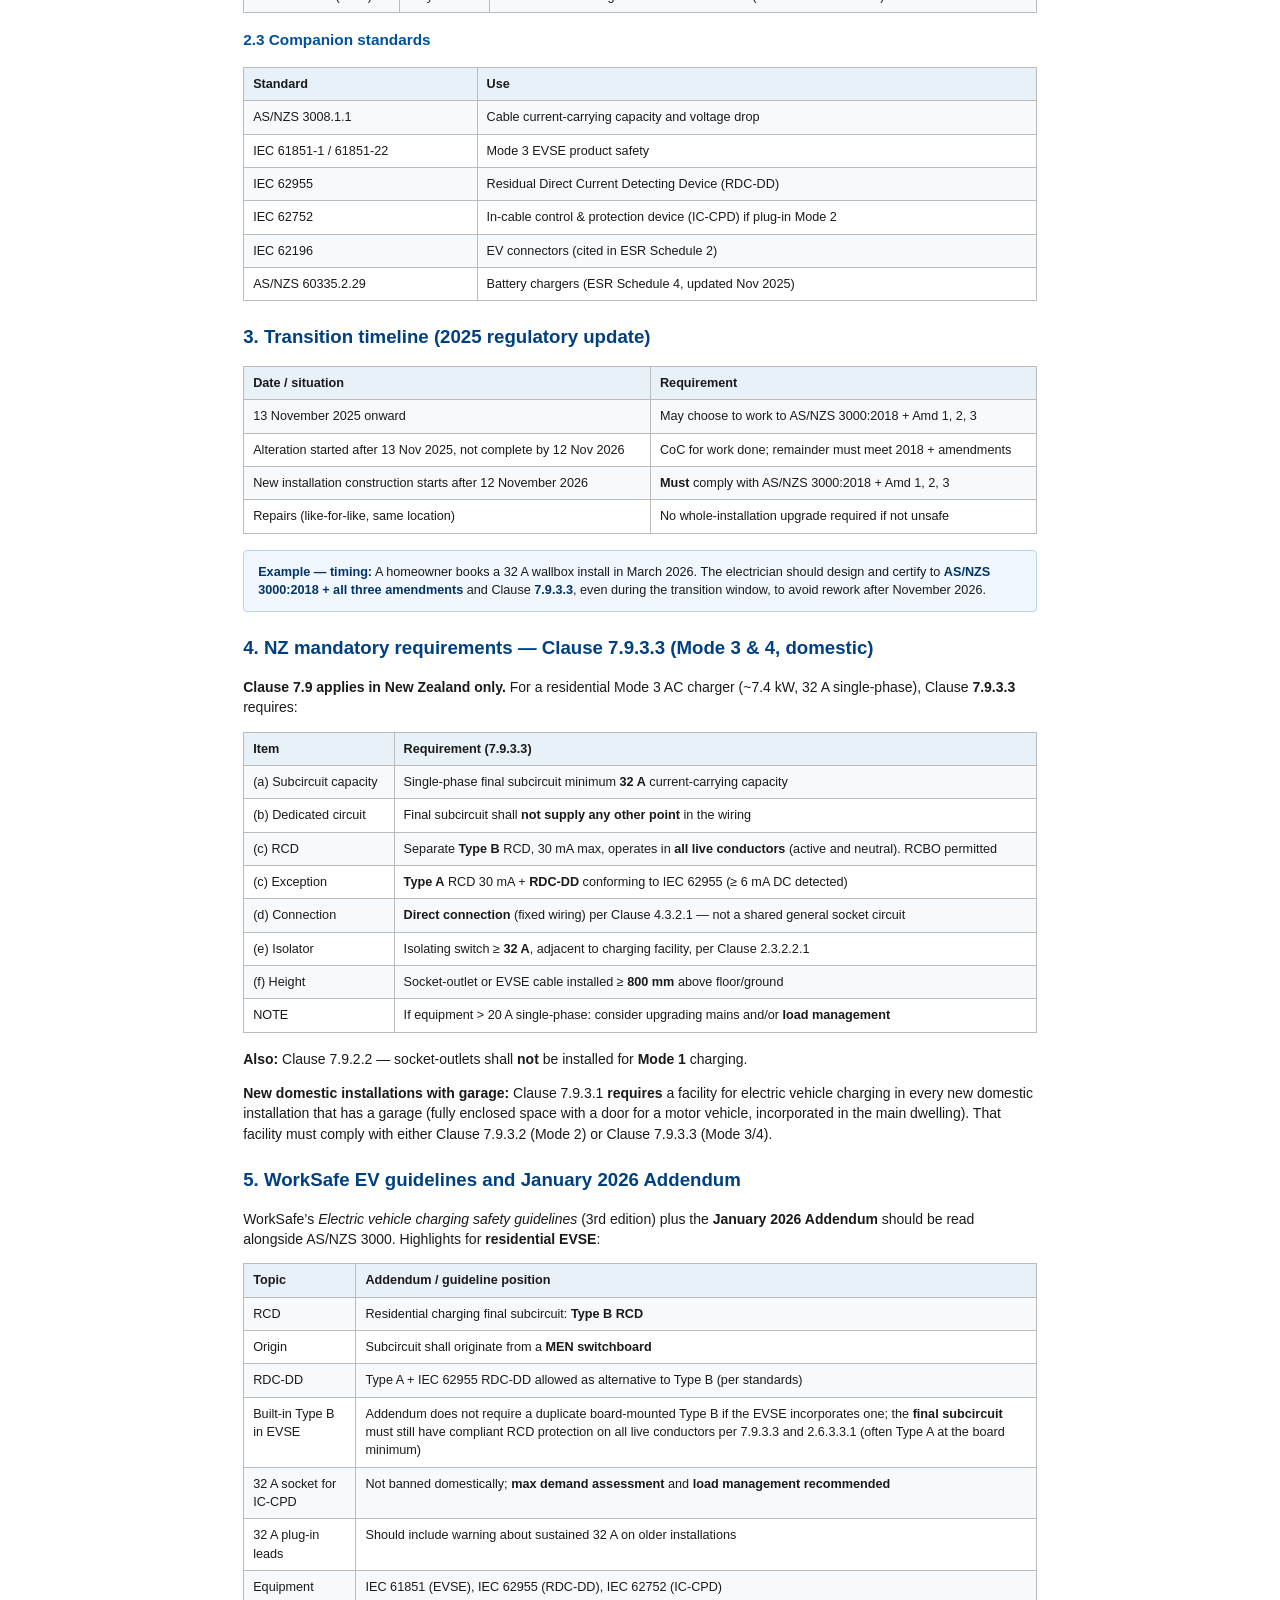
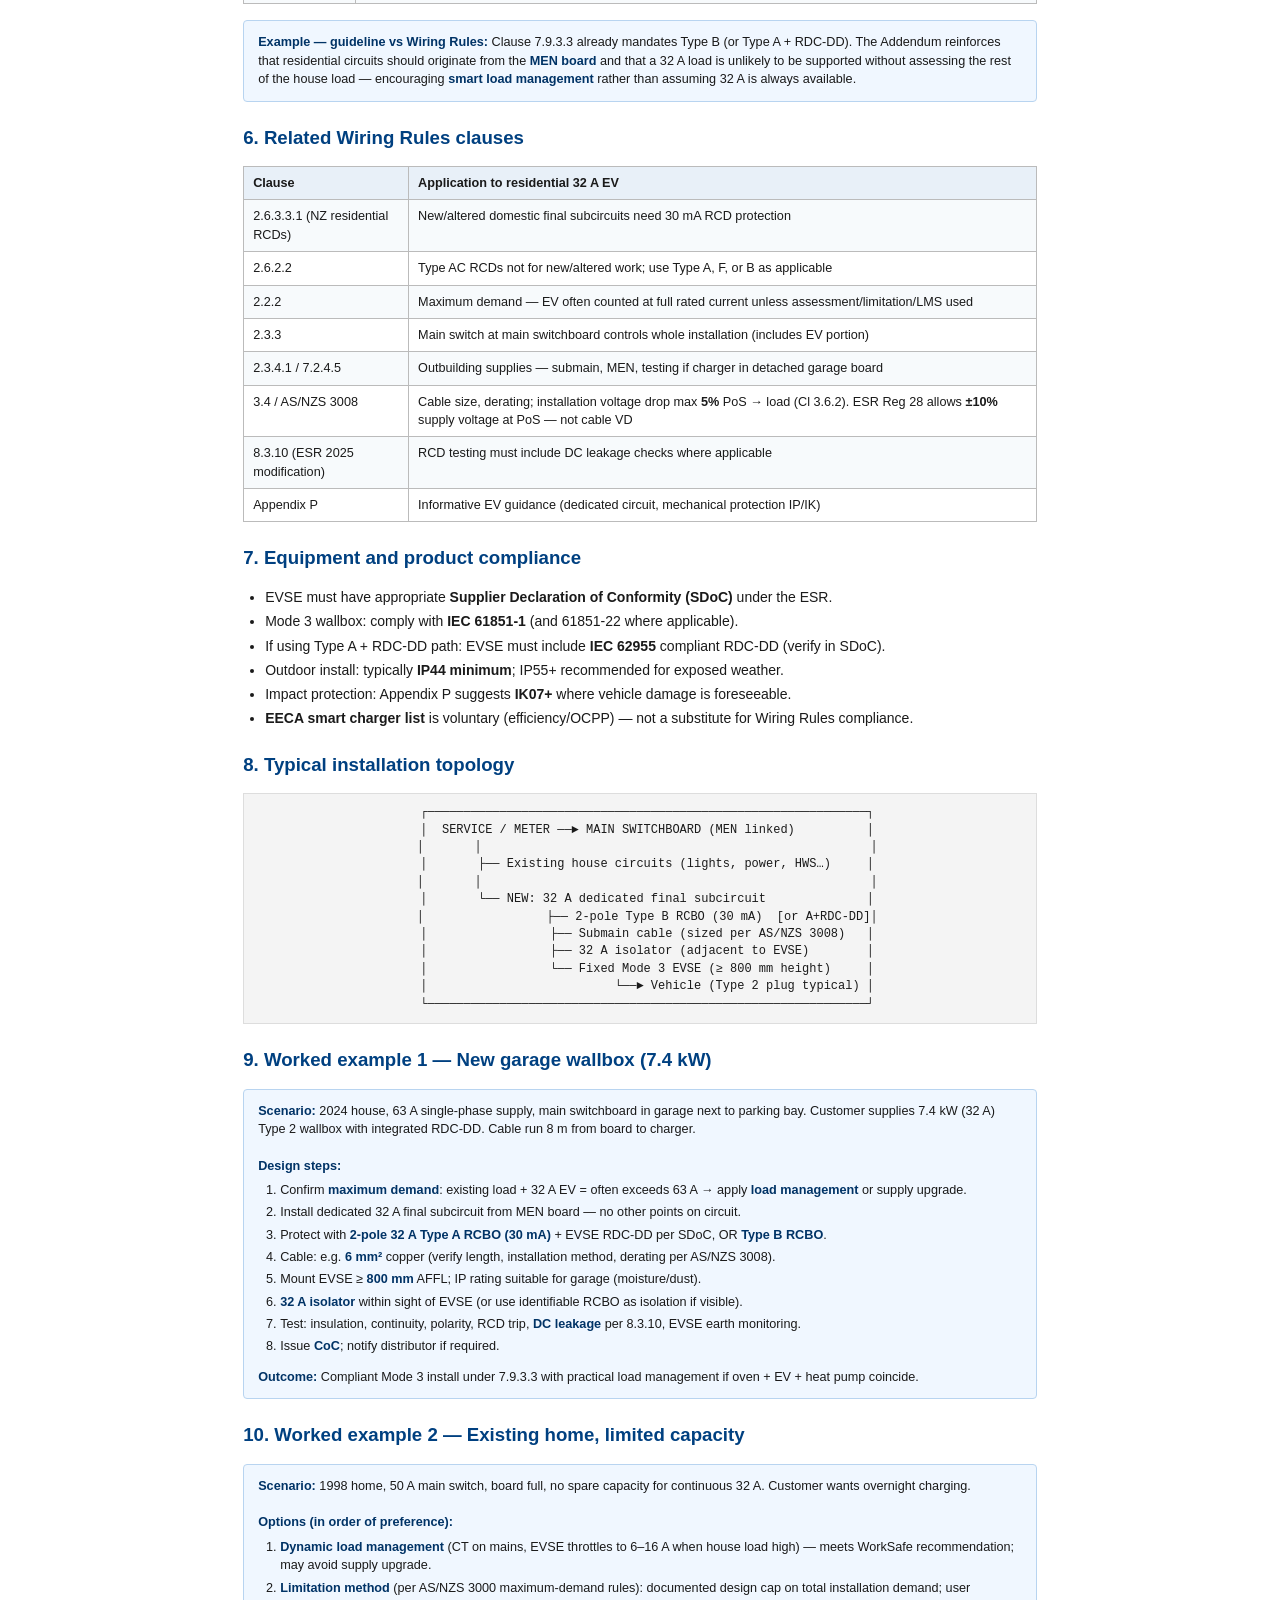
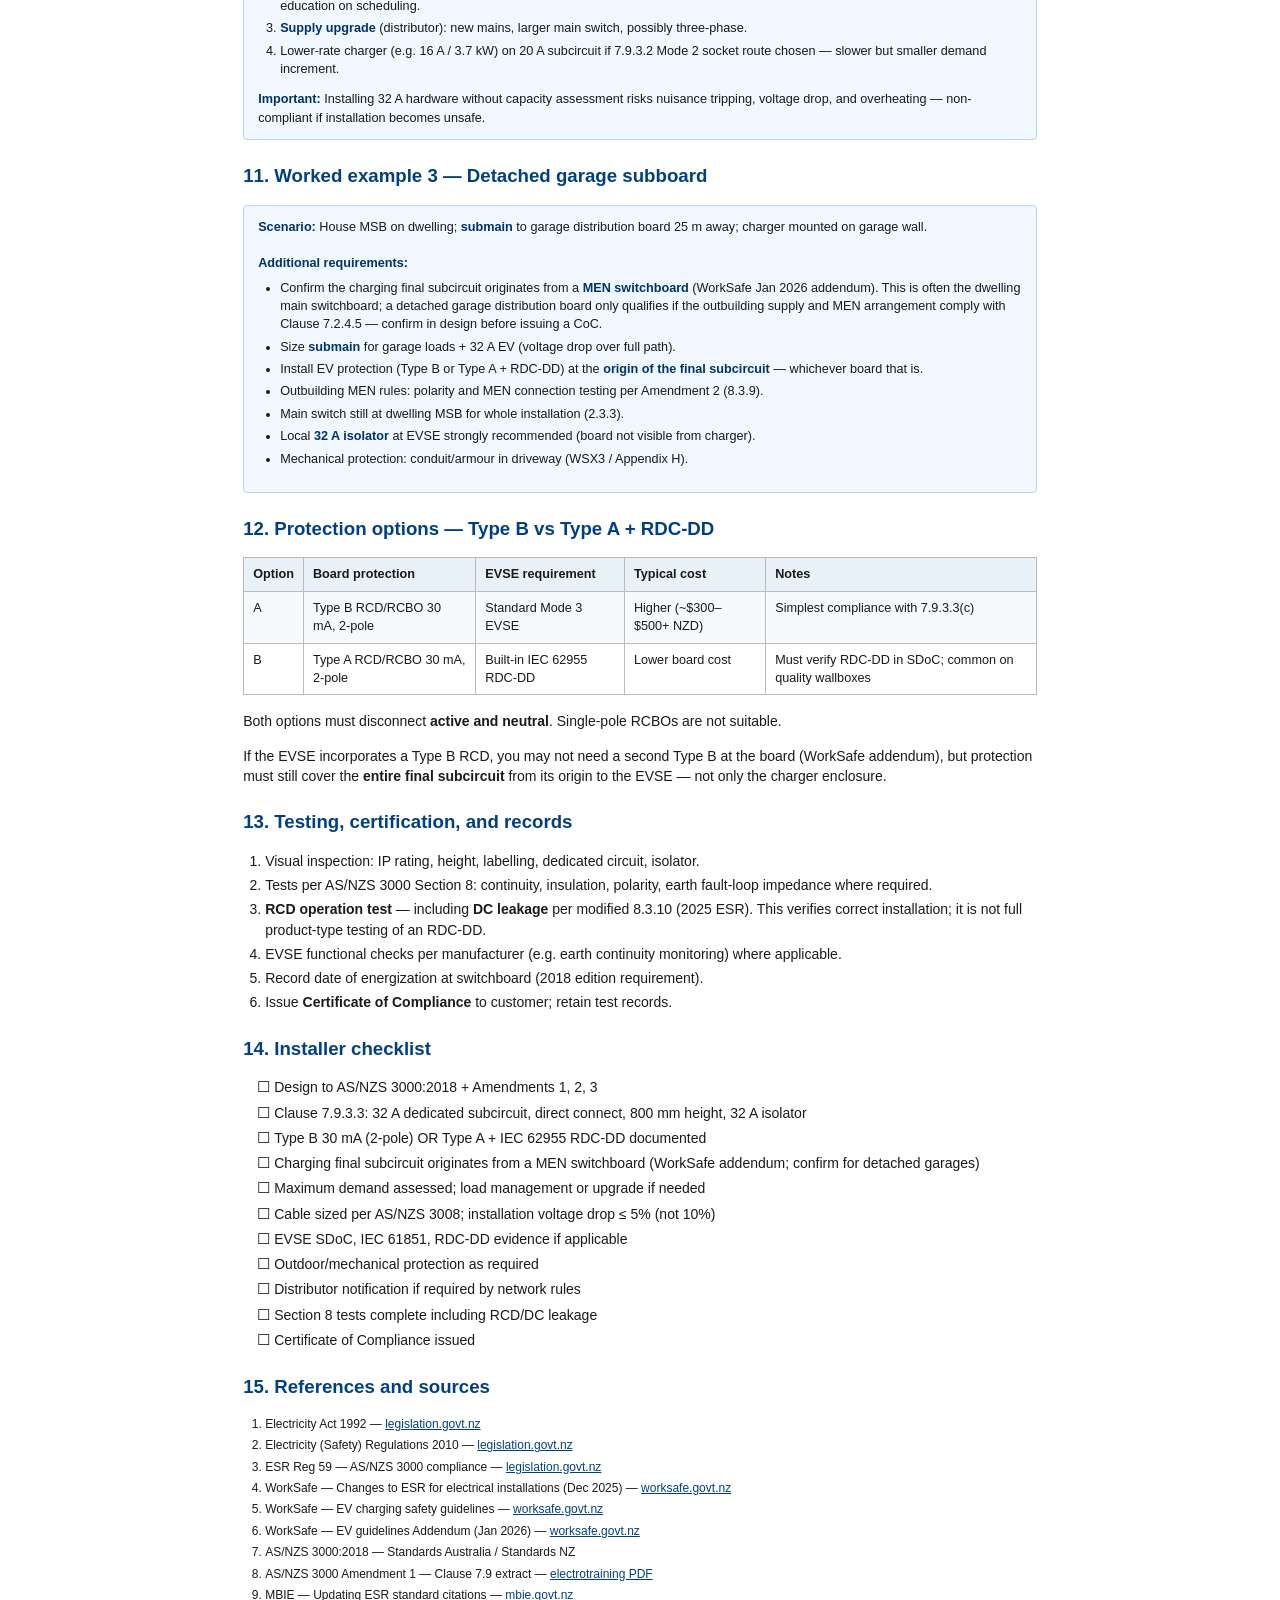
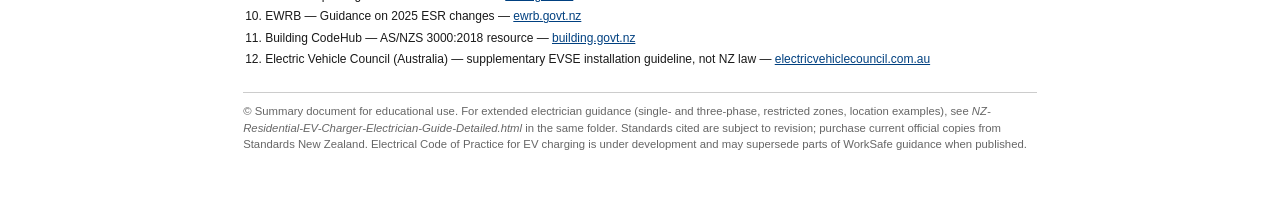
<file: docs/NZ-Residential-EV-Charger-Installation-Guide.html>
<!DOCTYPE html>
<html lang="en">
<head>
  <meta charset="UTF-8" />
  <title>New Zealand Residential EV Charger Installation Guide</title>
  <style>
    @page { margin: 20mm 18mm; size: A4; }
    body {
      font-family: "Segoe UI", Helvetica, Arial, sans-serif;
      font-size: 10.5pt;
      line-height: 1.45;
      color: #1a1a1a;
      max-width: 210mm;
      margin: 0 auto;
      padding: 12mm 0;
    }
    h1 { font-size: 22pt; color: #003366; border-bottom: 3px solid #003366; padding-bottom: 8px; margin-top: 0; }
    h2 { font-size: 14pt; color: #004080; margin-top: 22px; page-break-after: avoid; }
    h3 { font-size: 11.5pt; color: #00509e; margin-top: 14px; page-break-after: avoid; }
    .subtitle { font-size: 11pt; color: #444; margin-bottom: 20px; }
    .disclaimer {
      background: #fff8e6;
      border-left: 4px solid #e6a800;
      padding: 10px 14px;
      margin: 16px 0;
      font-size: 9.5pt;
    }
    table { width: 100%; border-collapse: collapse; margin: 10px 0 16px; font-size: 9.5pt; }
    th, td { border: 1px solid #bbb; padding: 7px 9px; text-align: left; vertical-align: top; }
    th { background: #e8f0f8; font-weight: 600; }
    tr:nth-child(even) td { background: #f7fafc; }
    .example {
      background: #f0f7ff;
      border: 1px solid #b8d4f0;
      border-radius: 4px;
      padding: 12px 14px;
      margin: 12px 0;
      font-size: 9.5pt;
    }
    .example strong { color: #003366; }
    pre, code { font-family: Consolas, "Courier New", monospace; font-size: 9pt; }
    pre {
      background: #f4f4f4;
      border: 1px solid #ddd;
      padding: 10px;
      overflow-x: auto;
      white-space: pre-wrap;
    }
    ul, ol { margin: 6px 0 12px; padding-left: 22px; }
    li { margin-bottom: 4px; }
    .toc { background: #f5f5f5; padding: 14px 18px; margin: 16px 0; border-radius: 4px; }
    .toc a { color: #004080; text-decoration: none; }
    .toc li { margin-bottom: 3px; }
    .checklist li { list-style: none; margin-left: -8px; }
    .checklist li::before { content: "☐ "; font-size: 11pt; }
    .sources { font-size: 9pt; }
    .sources a { color: #004080; word-break: break-all; }
    .page-break { page-break-before: always; }
    .footer-note { font-size: 8.5pt; color: #666; margin-top: 24px; border-top: 1px solid #ccc; padding-top: 10px; }
    .diagram { text-align: center; margin: 14px 0; }
  </style>
</head>
<body>

<h1>New Zealand Residential EV Charger Installation Guide</h1>
<p class="subtitle">
  <strong>32 A single-phase Mode 3 (7.4 kW) wall-mounted EVSE</strong><br />
  Standards, regulatory requirements, worked examples, and installer checklist<br />
  Document version: 1.0 &nbsp;|&nbsp; Prepared: May 2026 &nbsp;|&nbsp; Jurisdiction: New Zealand
</p>

<div class="disclaimer">
  <strong>Disclaimer:</strong> This document is an educational summary for homeowners, designers, and electrical workers. It is not legal advice and does not replace the full text of cited standards, regulations, or network rules. Always use the current editions of AS/NZS 3000 (with applicable amendments), the Electricity (Safety) Regulations 2010, WorkSafe guidance, and your electricity distributor’s requirements. Confirm transition dates and local rules with a licensed electrical worker and, where needed, an electrical inspector.
</div>

<div class="toc">
  <strong>Contents</strong>
  <ol>
    <li><a href="#s1">Regulatory framework</a></li>
    <li><a href="#s2">Which standards and amendments to use</a></li>
    <li><a href="#s3">Transition timeline (2025 regulatory update)</a></li>
    <li><a href="#s4">NZ mandatory requirements — Clause 7.9.3.3</a></li>
    <li><a href="#s5">WorkSafe EV guidelines and January 2026 Addendum</a></li>
    <li><a href="#s6">Related Wiring Rules clauses</a></li>
    <li><a href="#s7">Equipment and product compliance</a></li>
    <li><a href="#s8">Typical installation topology</a></li>
    <li><a href="#s9">Worked example 1 — New garage wallbox</a></li>
    <li><a href="#s10">Worked example 2 — Existing home, capacity limited</a></li>
    <li><a href="#s11">Worked example 3 — Detached garage subboard</a></li>
    <li><a href="#s12">Protection options (Type B vs Type A + RDC-DD)</a></li>
    <li><a href="#s13">Testing, certification, and records</a></li>
    <li><a href="#s14">Installer checklist</a></li>
    <li><a href="#s15">References and sources</a></li>
  </ol>
</div>

<h2 id="s1">1. Regulatory framework</h2>
<p>Residential EV charger installation in New Zealand is governed by a layered framework:</p>
<table>
  <tr><th>Layer</th><th>Instrument</th><th>What it controls</th></tr>
  <tr><td>Act</td><td>Electricity Act 1992</td><td>General electrical safety duties</td></tr>
  <tr><td>Regulations</td><td>Electricity (Safety) Regulations 2010 (ESR)</td><td>Installation rules, product conformity, certification</td></tr>
  <tr><td>Cited standard</td><td>Schedule 2 ESR → AS/NZS 3000</td><td>Wiring Rules: design, construction, verification</td></tr>
  <tr><td>Regulation 59</td><td>ESR Reg 59</td><td>All low-voltage installations must comply with Part 2 of AS/NZS 3000</td></tr>
  <tr><td>Guidance</td><td>WorkSafe EV Charging Safety Guidelines (3rd ed.) + Addendum (Jan 2026)</td><td>Industry/regulator expectations for EVSE</td></tr>
  <tr><td>Licensing</td><td>Electrical Workers Registration Board (EWRB)</td><td>Only registered electrical workers may carry out prescribed electrical work</td></tr>
  <tr><td>Network</td><td>Distributor Service &amp; Installation Rules</td><td>Load limits, notification, controlled loads (varies by region)</td></tr>
</table>
<p><strong>Key point:</strong> Only a <strong>registered electrical worker</strong> may install a fixed Mode 3 EV charger. The installer must issue a <strong>Certificate of Compliance (CoC)</strong> for the work.</p>

<h2 id="s2">2. Which standards and amendments to use</h2>
<h3>2.1 Legally cited Wiring Rules (from 13 November 2025)</h3>
<p>The Electricity (Safety) Amendment Regulations 2025 (SL 2025/225) updated Schedule 2 of the ESR:</p>
<table>
  <tr><th>Previously cited</th><th>Now cited (current)</th></tr>
  <tr><td>AS/NZS 3000:2007 (Amendments 1 &amp; 2) with NZ modifications</td><td><strong>AS/NZS 3000:2018 including Amendments 1, 2, and 3</strong></td></tr>
</table>

<h3>2.2 Amendment summary</h3>
<table>
  <tr><th>Amendment</th><th>Published</th><th>Relevance to residential 32 A EV</th></tr>
  <tr><td>Amendment 1 (2020)</td><td>Jan 2020</td><td><strong>Clause 7.9 (NZ ONLY)</strong> — mandatory EV charging rules for NZ</td></tr>
  <tr><td>Amendment 2 (2021)</td><td>Apr 2021</td><td>RCD on alterations; switchboard replacement; polarity/MEN testing for outbuildings</td></tr>
  <tr><td>Amendment 3 (2023)</td><td>May 2023</td><td>Switchboard/switchgear standard references (not new 32 A EV rules)</td></tr>
</table>

<h3>2.3 Companion standards</h3>
<table>
  <tr><th>Standard</th><th>Use</th></tr>
  <tr><td>AS/NZS 3008.1.1</td><td>Cable current-carrying capacity and voltage drop</td></tr>
  <tr><td>IEC 61851-1 / 61851-22</td><td>Mode 3 EVSE product safety</td></tr>
  <tr><td>IEC 62955</td><td>Residual Direct Current Detecting Device (RDC-DD)</td></tr>
  <tr><td>IEC 62752</td><td>In-cable control &amp; protection device (IC-CPD) if plug-in Mode 2</td></tr>
  <tr><td>IEC 62196</td><td>EV connectors (cited in ESR Schedule 2)</td></tr>
  <tr><td>AS/NZS 60335.2.29</td><td>Battery chargers (ESR Schedule 4, updated Nov 2025)</td></tr>
</table>

<h2 id="s3">3. Transition timeline (2025 regulatory update)</h2>
<table>
  <tr><th>Date / situation</th><th>Requirement</th></tr>
  <tr><td>13 November 2025 onward</td><td>May choose to work to AS/NZS 3000:2018 + Amd 1, 2, 3</td></tr>
  <tr><td>Alteration started after 13 Nov 2025, not complete by 12 Nov 2026</td><td>CoC for work done; remainder must meet 2018 + amendments</td></tr>
  <tr><td>New installation construction starts after 12 November 2026</td><td><strong>Must</strong> comply with AS/NZS 3000:2018 + Amd 1, 2, 3</td></tr>
  <tr><td>Repairs (like-for-like, same location)</td><td>No whole-installation upgrade required if not unsafe</td></tr>
</table>
<div class="example">
  <strong>Example — timing:</strong> A homeowner books a 32 A wallbox install in March 2026. The electrician should design and certify to <strong>AS/NZS 3000:2018 + all three amendments</strong> and Clause <strong>7.9.3.3</strong>, even during the transition window, to avoid rework after November 2026.
</div>

<div class="page-break"></div>

<h2 id="s4">4. NZ mandatory requirements — Clause 7.9.3.3 (Mode 3 &amp; 4, domestic)</h2>
<p><strong>Clause 7.9 applies in New Zealand only.</strong> For a residential Mode 3 AC charger (~7.4 kW, 32 A single-phase), Clause <strong>7.9.3.3</strong> requires:</p>
<table>
  <tr><th>Item</th><th>Requirement (7.9.3.3)</th></tr>
  <tr><td>(a) Subcircuit capacity</td><td>Single-phase final subcircuit minimum <strong>32 A</strong> current-carrying capacity</td></tr>
  <tr><td>(b) Dedicated circuit</td><td>Final subcircuit shall <strong>not supply any other point</strong> in the wiring</td></tr>
  <tr><td>(c) RCD</td><td>Separate <strong>Type B</strong> RCD, 30 mA max, operates in <strong>all live conductors</strong> (active and neutral). RCBO permitted</td></tr>
  <tr><td>(c) Exception</td><td><strong>Type A</strong> RCD 30 mA + <strong>RDC-DD</strong> conforming to IEC 62955 (≥ 6 mA DC detected)</td></tr>
  <tr><td>(d) Connection</td><td><strong>Direct connection</strong> (fixed wiring) per Clause 4.3.2.1 — not a shared general socket circuit</td></tr>
  <tr><td>(e) Isolator</td><td>Isolating switch ≥ <strong>32 A</strong>, adjacent to charging facility, per Clause 2.3.2.2.1</td></tr>
  <tr><td>(f) Height</td><td>Socket-outlet or EVSE cable installed ≥ <strong>800 mm</strong> above floor/ground</td></tr>
  <tr><td>NOTE</td><td>If equipment &gt; 20 A single-phase: consider upgrading mains and/or <strong>load management</strong></td></tr>
</table>
<p><strong>Also:</strong> Clause 7.9.2.2 — socket-outlets shall <strong>not</strong> be installed for <strong>Mode 1</strong> charging.</p>
<p><strong>New domestic installations with garage:</strong> Clause 7.9.3.1 <strong>requires</strong> a facility for electric vehicle charging in every new domestic installation that has a garage (fully enclosed space with a door for a motor vehicle, incorporated in the main dwelling). That facility must comply with either Clause 7.9.3.2 (Mode 2) or Clause 7.9.3.3 (Mode 3/4).</p>

<h2 id="s5">5. WorkSafe EV guidelines and January 2026 Addendum</h2>
<p>WorkSafe’s <em>Electric vehicle charging safety guidelines</em> (3rd edition) plus the <strong>January 2026 Addendum</strong> should be read alongside AS/NZS 3000. Highlights for <strong>residential EVSE</strong>:</p>
<table>
  <tr><th>Topic</th><th>Addendum / guideline position</th></tr>
  <tr><td>RCD</td><td>Residential charging final subcircuit: <strong>Type B RCD</strong></td></tr>
  <tr><td>Origin</td><td>Subcircuit shall originate from a <strong>MEN switchboard</strong></td></tr>
  <tr><td>RDC-DD</td><td>Type A + IEC 62955 RDC-DD allowed as alternative to Type B (per standards)</td></tr>
  <tr><td>Built-in Type B in EVSE</td><td>Addendum does not require a duplicate board-mounted Type B if the EVSE incorporates one; the <strong>final subcircuit</strong> must still have compliant RCD protection on all live conductors per 7.9.3.3 and 2.6.3.3.1 (often Type A at the board minimum)</td></tr>
  <tr><td>32 A socket for IC-CPD</td><td>Not banned domestically; <strong>max demand assessment</strong> and <strong>load management recommended</strong></td></tr>
  <tr><td>32 A plug-in leads</td><td>Should include warning about sustained 32 A on older installations</td></tr>
  <tr><td>Equipment</td><td>IEC 61851 (EVSE), IEC 62955 (RDC-DD), IEC 62752 (IC-CPD)</td></tr>
</table>
<div class="example">
  <strong>Example — guideline vs Wiring Rules:</strong> Clause 7.9.3.3 already mandates Type B (or Type A + RDC-DD). The Addendum reinforces that residential circuits should originate from the <strong>MEN board</strong> and that a 32 A load is unlikely to be supported without assessing the rest of the house load — encouraging <strong>smart load management</strong> rather than assuming 32 A is always available.
</div>

<h2 id="s6">6. Related Wiring Rules clauses</h2>
<table>
  <tr><th>Clause</th><th>Application to residential 32 A EV</th></tr>
  <tr><td>2.6.3.3.1 (NZ residential RCDs)</td><td>New/altered domestic final subcircuits need 30 mA RCD protection</td></tr>
  <tr><td>2.6.2.2</td><td>Type AC RCDs not for new/altered work; use Type A, F, or B as applicable</td></tr>
  <tr><td>2.2.2</td><td>Maximum demand — EV often counted at full rated current unless assessment/limitation/LMS used</td></tr>
  <tr><td>2.3.3</td><td>Main switch at main switchboard controls whole installation (includes EV portion)</td></tr>
  <tr><td>2.3.4.1 / 7.2.4.5</td><td>Outbuilding supplies — submain, MEN, testing if charger in detached garage board</td></tr>
  <tr><td>3.4 / AS/NZS 3008</td><td>Cable size, derating; installation voltage drop max <strong>5%</strong> PoS → load (Cl 3.6.2). ESR Reg 28 allows <strong>±10%</strong> supply voltage at PoS — not cable VD</td></tr>
  <tr><td>8.3.10 (ESR 2025 modification)</td><td>RCD testing must include DC leakage checks where applicable</td></tr>
  <tr><td>Appendix P</td><td>Informative EV guidance (dedicated circuit, mechanical protection IP/IK)</td></tr>
</table>

<h2 id="s7">7. Equipment and product compliance</h2>
<ul>
  <li>EVSE must have appropriate <strong>Supplier Declaration of Conformity (SDoC)</strong> under the ESR.</li>
  <li>Mode 3 wallbox: comply with <strong>IEC 61851-1</strong> (and 61851-22 where applicable).</li>
  <li>If using Type A + RDC-DD path: EVSE must include <strong>IEC 62955</strong> compliant RDC-DD (verify in SDoC).</li>
  <li>Outdoor install: typically <strong>IP44 minimum</strong>; IP55+ recommended for exposed weather.</li>
  <li>Impact protection: Appendix P suggests <strong>IK07+</strong> where vehicle damage is foreseeable.</li>
  <li><strong>EECA smart charger list</strong> is voluntary (efficiency/OCPP) — not a substitute for Wiring Rules compliance.</li>
</ul>

<div class="page-break"></div>

<h2 id="s8">8. Typical installation topology</h2>
<div class="diagram">
<pre>
  ┌─────────────────────────────────────────────────────────────┐
  │  SERVICE / METER ──► MAIN SWITCHBOARD (MEN linked)          │
  │       │                                                      │
  │       ├── Existing house circuits (lights, power, HWS…)     │
  │       │                                                      │
  │       └── NEW: 32 A dedicated final subcircuit              │
  │                 ├── 2-pole Type B RCBO (30 mA)  [or A+RDC-DD]│
  │                 ├── Submain cable (sized per AS/NZS 3008)   │
  │                 ├── 32 A isolator (adjacent to EVSE)        │
  │                 └── Fixed Mode 3 EVSE (≥ 800 mm height)     │
  │                          └──► Vehicle (Type 2 plug typical) │
  └─────────────────────────────────────────────────────────────┘
</pre>
</div>

<h2 id="s9">9. Worked example 1 — New garage wallbox (7.4 kW)</h2>
<div class="example">
  <strong>Scenario:</strong> 2024 house, 63 A single-phase supply, main switchboard in garage next to parking bay. Customer supplies 7.4 kW (32 A) Type 2 wallbox with integrated RDC-DD. Cable run 8 m from board to charger.<br /><br />
  <strong>Design steps:</strong>
  <ol>
    <li>Confirm <strong>maximum demand</strong>: existing load + 32 A EV = often exceeds 63 A → apply <strong>load management</strong> or supply upgrade.</li>
    <li>Install dedicated 32 A final subcircuit from MEN board — no other points on circuit.</li>
    <li>Protect with <strong>2-pole 32 A Type A RCBO (30 mA)</strong> + EVSE RDC-DD per SDoC, OR <strong>Type B RCBO</strong>.</li>
    <li>Cable: e.g. <strong>6 mm²</strong> copper (verify length, installation method, derating per AS/NZS 3008).</li>
    <li>Mount EVSE ≥ <strong>800 mm</strong> AFFL; IP rating suitable for garage (moisture/dust).</li>
    <li><strong>32 A isolator</strong> within sight of EVSE (or use identifiable RCBO as isolation if visible).</li>
    <li>Test: insulation, continuity, polarity, RCD trip, <strong>DC leakage</strong> per 8.3.10, EVSE earth monitoring.</li>
    <li>Issue <strong>CoC</strong>; notify distributor if required.</li>
  </ol>
  <strong>Outcome:</strong> Compliant Mode 3 install under 7.9.3.3 with practical load management if oven + EV + heat pump coincide.
</div>

<h2 id="s10">10. Worked example 2 — Existing home, limited capacity</h2>
<div class="example">
  <strong>Scenario:</strong> 1998 home, 50 A main switch, board full, no spare capacity for continuous 32 A. Customer wants overnight charging.<br /><br />
  <strong>Options (in order of preference):</strong>
  <ol>
    <li><strong>Dynamic load management</strong> (CT on mains, EVSE throttles to 6–16 A when house load high) — meets WorkSafe recommendation; may avoid supply upgrade.</li>
    <li><strong>Limitation method</strong> (per AS/NZS 3000 maximum-demand rules): documented design cap on total installation demand; user education on scheduling.</li>
    <li><strong>Supply upgrade</strong> (distributor): new mains, larger main switch, possibly three-phase.</li>
    <li>Lower-rate charger (e.g. 16 A / 3.7 kW) on 20 A subcircuit if 7.9.3.2 Mode 2 socket route chosen — slower but smaller demand increment.</li>
  </ol>
  <strong>Important:</strong> Installing 32 A hardware without capacity assessment risks nuisance tripping, voltage drop, and overheating — non-compliant if installation becomes unsafe.
</div>

<h2 id="s11">11. Worked example 3 — Detached garage subboard</h2>
<div class="example">
  <strong>Scenario:</strong> House MSB on dwelling; <strong>submain</strong> to garage distribution board 25 m away; charger mounted on garage wall.<br /><br />
  <strong>Additional requirements:</strong>
  <ul>
    <li>Confirm the charging final subcircuit originates from a <strong>MEN switchboard</strong> (WorkSafe Jan 2026 addendum). This is often the dwelling main switchboard; a detached garage distribution board only qualifies if the outbuilding supply and MEN arrangement comply with Clause 7.2.4.5 — confirm in design before issuing a CoC.</li>
    <li>Size <strong>submain</strong> for garage loads + 32 A EV (voltage drop over full path).</li>
    <li>Install EV protection (Type B or Type A + RDC-DD) at the <strong>origin of the final subcircuit</strong> — whichever board that is.</li>
    <li>Outbuilding MEN rules: polarity and MEN connection testing per Amendment 2 (8.3.9).</li>
    <li>Main switch still at dwelling MSB for whole installation (2.3.3).</li>
    <li>Local <strong>32 A isolator</strong> at EVSE strongly recommended (board not visible from charger).</li>
    <li>Mechanical protection: conduit/armour in driveway (WSX3 / Appendix H).</li>
  </ul>
</div>

<h2 id="s12">12. Protection options — Type B vs Type A + RDC-DD</h2>
<table>
  <tr><th>Option</th><th>Board protection</th><th>EVSE requirement</th><th>Typical cost</th><th>Notes</th></tr>
  <tr><td>A</td><td>Type B RCD/RCBO 30 mA, 2-pole</td><td>Standard Mode 3 EVSE</td><td>Higher (~$300–$500+ NZD)</td><td>Simplest compliance with 7.9.3.3(c)</td></tr>
  <tr><td>B</td><td>Type A RCD/RCBO 30 mA, 2-pole</td><td>Built-in IEC 62955 RDC-DD</td><td>Lower board cost</td><td>Must verify RDC-DD in SDoC; common on quality wallboxes</td></tr>
</table>
<p>Both options must disconnect <strong>active and neutral</strong>. Single-pole RCBOs are not suitable.</p>
<p>If the EVSE incorporates a Type B RCD, you may not need a second Type B at the board (WorkSafe addendum), but protection must still cover the <strong>entire final subcircuit</strong> from its origin to the EVSE — not only the charger enclosure.</p>

<h2 id="s13">13. Testing, certification, and records</h2>
<ol>
  <li>Visual inspection: IP rating, height, labelling, dedicated circuit, isolator.</li>
  <li>Tests per AS/NZS 3000 Section 8: continuity, insulation, polarity, earth fault-loop impedance where required.</li>
  <li><strong>RCD operation test</strong> — including <strong>DC leakage</strong> per modified 8.3.10 (2025 ESR). This verifies correct installation; it is not full product-type testing of an RDC-DD.</li>
  <li>EVSE functional checks per manufacturer (e.g. earth continuity monitoring) where applicable.</li>
  <li>Record date of energization at switchboard (2018 edition requirement).</li>
  <li>Issue <strong>Certificate of Compliance</strong> to customer; retain test records.</li>
</ol>

<h2 id="s14">14. Installer checklist</h2>
<ul class="checklist">
  <li>Design to AS/NZS 3000:2018 + Amendments 1, 2, 3</li>
  <li>Clause 7.9.3.3: 32 A dedicated subcircuit, direct connect, 800 mm height, 32 A isolator</li>
  <li>Type B 30 mA (2-pole) OR Type A + IEC 62955 RDC-DD documented</li>
  <li>Charging final subcircuit originates from a MEN switchboard (WorkSafe addendum; confirm for detached garages)</li>
  <li>Maximum demand assessed; load management or upgrade if needed</li>
  <li>Cable sized per AS/NZS 3008; installation voltage drop ≤ 5% (not 10%)</li>
  <li>EVSE SDoC, IEC 61851, RDC-DD evidence if applicable</li>
  <li>Outdoor/mechanical protection as required</li>
  <li>Distributor notification if required by network rules</li>
  <li>Section 8 tests complete including RCD/DC leakage</li>
  <li>Certificate of Compliance issued</li>
</ul>

<div class="page-break"></div>

<h2 id="s15">15. References and sources</h2>
<div class="sources">
<ol>
  <li>Electricity Act 1992 — <a href="https://www.legislation.govt.nz/act/public/1992/0086/latest/whole.html">legislation.govt.nz</a></li>
  <li>Electricity (Safety) Regulations 2010 — <a href="https://www.legislation.govt.nz/regulation/public/2010/0036/latest/whole.html">legislation.govt.nz</a></li>
  <li>ESR Reg 59 — AS/NZS 3000 compliance — <a href="https://www.legislation.govt.nz/regulation/public/2010/0036/latest/DLM2763690.html">legislation.govt.nz</a></li>
  <li>WorkSafe — Changes to ESR for electrical installations (Dec 2025) — <a href="https://www.worksafe.govt.nz/about-us/news-and-media/important-update-changes-to-electricity-safety-regulations-for-electrical-installations/">worksafe.govt.nz</a></li>
  <li>WorkSafe — EV charging safety guidelines — <a href="https://www.worksafe.govt.nz/laws-and-regulations/regulations/electrical-regulations/regulatory-guidance-notes/electric-vehicle-charging-safety-guidelines/">worksafe.govt.nz</a></li>
  <li>WorkSafe — EV guidelines Addendum (Jan 2026) — <a href="https://www.worksafe.govt.nz/dmsdocument/72327-addendum-to-electric-vehicle-charging-safety-guidelines-3rd-edition/latest/">worksafe.govt.nz</a></li>
  <li>AS/NZS 3000:2018 — Standards Australia / Standards NZ</li>
  <li>AS/NZS 3000 Amendment 1 — Clause 7.9 extract — <a href="https://os-data-2.s3-ap-southeast-2.amazonaws.com/electrotraining-com-au/bundle10/as3000_amendment_1.pdf">electrotraining PDF</a></li>
  <li>MBIE — Updating ESR standard citations — <a href="https://www.mbie.govt.nz/dmsdocument/30545-updating-energy-safety-standards-citations-in-regulations-proactiverelease-pdf">mbie.govt.nz</a></li>
  <li>EWRB — Guidance on 2025 ESR changes — <a href="https://www.ewrb.govt.nz/about-us/news-and-notices/guidance-changes-to-electricity-safety-regulations-2010/">ewrb.govt.nz</a></li>
  <li>Building CodeHub — AS/NZS 3000:2018 resource — <a href="https://codehub.building.govt.nz/resources/30002018-asnzs">building.govt.nz</a></li>
  <li>Electric Vehicle Council (Australia) — supplementary EVSE installation guideline, not NZ law — <a href="http://www.electricvehiclecouncil.com.au/wp-content/uploads/2022/12/EVSE-installation-guideline-23NOV202276.pdf">electricvehiclecouncil.com.au</a></li>
</ol>
</div>

<p class="footer-note">
  © Summary document for educational use. For extended electrician guidance (single- and three-phase, restricted zones, location examples), see <em>NZ-Residential-EV-Charger-Electrician-Guide-Detailed.html</em> in the same folder. Standards cited are subject to revision; purchase current official copies from Standards New Zealand. Electrical Code of Practice for EV charging is under development and may supersede parts of WorkSafe guidance when published.
</p>

</body>
</html>
</file>
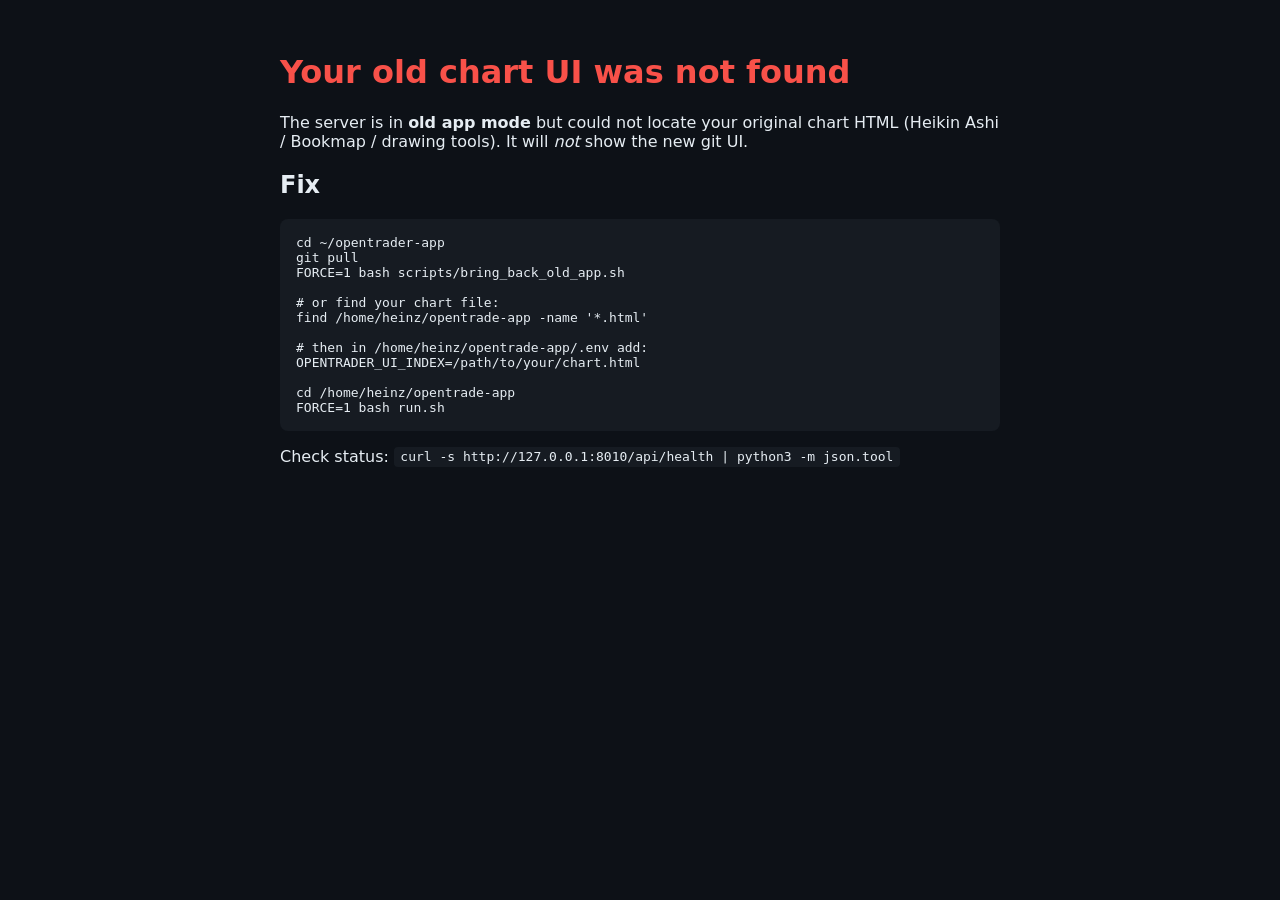
<file: opentrader/static/missing_old_ui.html>
<!DOCTYPE html>
<html lang="en">
<head>
  <meta charset="UTF-8" />
  <title>Open Trader — old chart not found</title>
  <style>
    body { font-family: system-ui, sans-serif; background: #0d1117; color: #e6edf3; padding: 2rem; max-width: 720px; margin: 0 auto; }
    code { background: #161b22; padding: 0.15rem 0.4rem; border-radius: 4px; }
    pre { background: #161b22; padding: 1rem; border-radius: 8px; overflow-x: auto; }
    h1 { color: #f85149; }
  </style>
</head>
<body>
  <h1>Your old chart UI was not found</h1>
  <p>The server is in <strong>old app mode</strong> but could not locate your original chart HTML
     (Heikin Ashi / Bookmap / drawing tools). It will <em>not</em> show the new git UI.</p>

  <h2>Fix</h2>
  <pre>cd ~/opentrader-app
git pull
FORCE=1 bash scripts/bring_back_old_app.sh

# or find your chart file:
find /home/heinz/opentrade-app -name '*.html'

# then in /home/heinz/opentrade-app/.env add:
OPENTRADER_UI_INDEX=/path/to/your/chart.html

cd /home/heinz/opentrade-app
FORCE=1 bash run.sh</pre>

  <p>Check status: <code>curl -s http://127.0.0.1:8010/api/health | python3 -m json.tool</code></p>
</body>
</html>
</file>
